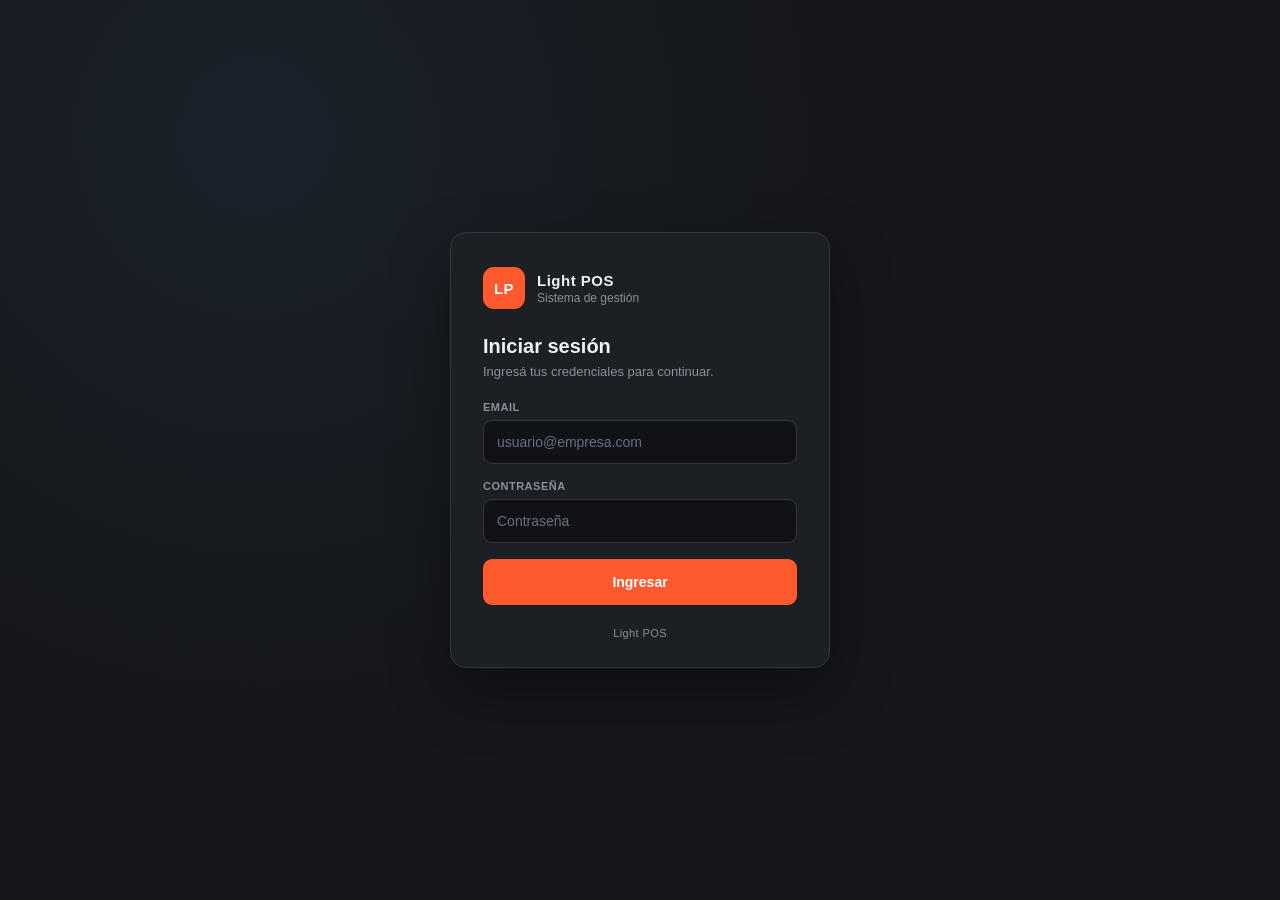
<file: index.html>
<!DOCTYPE html>
<html lang="es">
<head>
    <script>
        (function () {
            var tema = localStorage.getItem("lightpos_tema") || "dark";
            if (tema === "light") {
                document.documentElement.setAttribute("data-theme", "light");
            }
        })();
    </script>

    <meta charset="UTF-8">
    <meta name="viewport" content="width=device-width, initial-scale=1.0">

    <title>Light POS</title>

    <!-- Variables, sidebar y estilos base ya viven en ventas.css -->
    <link rel="stylesheet" href="pages/ventas/ventas.css">
    <link rel="stylesheet" href="pages/configuracion/configuracion.css">
    <link rel="stylesheet" href="pages/clientes/clientes.css">
    <link rel="stylesheet" href="pages/productos/productos.css">
    <link rel="stylesheet" href="pages/kds/kds.css">
    <link rel="stylesheet" href="pages/cajas/cajas.css">
    <link rel="stylesheet" href="pages/home/home.css">
    <link rel="stylesheet" href="pages/reportes/reportes.css">
    <link rel="stylesheet" href="css/shell.css">
</head>

<body>

    <div class="app">

        <!-- =================================================
             SIDEBAR
        ================================================== -->

        <aside class="sidebar" id="sidebar">

            <div class="brand">

                <div class="brand-logo">
                    L
                </div>

                <div class="brand-text">
                    <strong>LIGHT POS</strong>
                    <span>Sistema de gestión</span>
                </div>

            </div>

            <button
                class="sidebar-toggle"
                id="sidebarToggle"
                title="Mostrar / ocultar menú"
            >
                ☰
            </button>

            <!-- Se arma dinámicamente desde js/app.js.
                 El botón de cerrar sesión se agrega al final,
                 como último ítem de la lista. -->
            <nav class="menu" id="mainMenu"></nav>

            <button type="button" class="theme-toggle" id="themeToggleBtn">
                <span class="icono" id="themeToggleIcono">🌙</span>
                <span class="texto" id="themeToggleTexto">Modo oscuro</span>
            </button>

            <div class="connection-status">

                <span class="status-dot"></span>

                <span id="connectionLabel">
                    POS conectado
                </span>

            </div>

        </aside>


        <!-- =================================================
             CONTENIDO PRINCIPAL — sin topbar, la vista
             activa ocupa todo el alto disponible
        ================================================== -->

        <main class="main">

            <div class="view-root" id="viewRoot">
                <div class="view-loading">Cargando…</div>
            </div>

        </main>

    </div>

    <!-- Botón flotante, solo visible en mobile, para abrir/cerrar
         la sidebar sin robarle espacio al layout -->
    <button
        class="btn-menu-floating"
        id="btnMenuMobile"
        title="Menú"
    >
        ☰
    </button>

    <div class="toast" id="toast"></div>

    <script src="config.js"></script>
    <script src="js/app.js"></script>

</body>
</html>
</file>
<file: pages/ventas/ventas.css>
/* =========================================================
   RESET / VARIABLES
========================================================= */

* {
    box-sizing: border-box;
}
/* =========================================================
   TEMA — GASTRONÓMICO (oscuro por defecto)
   Terracota / tostado, como horno de pizza a leña.
========================================================= */

/* =========================================================
   TEMA — GASTRONÓMICO, inspirado en la paleta real de marcas
   del rubro (naranja vívido, no terracota apagado).
========================================================= */

:root {
    --background: #15171b;
    --panel: #1c1f24;
    --panel-light: #21252b;
    --panel-soft: #21252b;
    --panel-hover: #2a2f36;
    --border: #33383f;
    --border-light: #3d434b;
    --input: #101216;
    --text: #f0f1f3;
    --text-soft: #cbced3;
    --muted: #8b909a;
    --primary: #ff5a2e;
    --primary-rgb: 255, 90, 46;
    --primary-dark: #e0431a;
    --primary-soft: #3d2418;
    --primary-gradient: linear-gradient(135deg, #ff7a4d, #e0431a);
    --success: #4caf6e;
    --success-soft: #1f3327;
    --danger: #e5534b;
    --danger-soft: #3a2320;
    --sidebar: #0f1013;
    --sidebar-hover: #1a1c20;
    --sidebar-muted: #9a9fa8;
    --shadow:
        0 8px 25px rgba(0, 0, 0, .4);
    color-scheme: dark;
}

/* =========================================================
   TEMA — CLARO
   Se activa poniendo data-theme="light" en <html>.
========================================================= */

[data-theme="light"] {
    --background: #f7f5f2;
    --panel: #ffffff;
    --panel-light: #fbfaf8;
    --panel-soft: #f1ede7;
    --panel-hover: #e8e2d9;
    --border: #e0dad0;
    --border-light: #ebe5db;
    --input: #ffffff;
    --text: #211b14;
    --text-soft: #4a4136;
    --muted: #8a8072;
    --primary: #e8481e;
    --primary-rgb: 232, 72, 30;
    --primary-dark: #c23a17;
    --primary-soft: #fce4da;
    --primary-gradient: linear-gradient(135deg, #ff6b3d, #d63c17);
    --success: #3f8a5c;
    --success-soft: #e3f3e8;
    --danger: #c94539;
    --danger-soft: #fbe4e1;
    --sidebar: #211b14;
    --sidebar-hover: #322a1e;
    --sidebar-muted: #c9b9a3;
    --shadow:
        0 8px 25px rgba(40, 25, 10, .12);
    color-scheme: light;
}


/* =========================================================
   BASE
========================================================= */

html,
body {
    width: 100%;
    height: 100%;
    margin: 0;
    overflow: hidden;

    font-family:
        Inter,
        "Segoe UI",
        Arial,
        sans-serif;

    background: var(--background);
    color: var(--text);
}

button,
input {
    font: inherit;
}

button {
    cursor: pointer;
}


/* =========================================================
   APP
========================================================= */

.app {
    display: flex;

    width: 100vw;
    height: 100vh;
}


/* =========================================================
   SIDEBAR
========================================================= */

.sidebar {
    position: relative;

    width: 238px;
    min-width: 238px;
    height: 100vh;

    padding: 22px 14px;

    background: var(--sidebar);
    color: white;

    border-right: 1px solid #1a2028;

    transition:
        width .22s ease,
        min-width .22s ease;

    z-index: 10;
}

.sidebar.collapsed {
    width: 72px;
    min-width: 72px;
}


/* =========================================================
   BRAND
========================================================= */

.brand {
    display: flex;
    align-items: center;
    gap: 11px;

    padding:
        2px
        9px
        25px;
}

.brand-logo {
    width: 38px;
    height: 38px;

    display: grid;
    place-items: center;

    border-radius: 10px;

    background: var(--primary);
    color: white;

    font-size: 20px;
    font-weight: 800;
}

.brand-text {
    display: flex;
    flex-direction: column;
    gap: 2px;

    white-space: nowrap;
}

.brand-text strong {
    font-size: 14px;
    letter-spacing: .8px;
}

.brand-text span {
    font-size: 16px;
    color: var(--sidebar-muted);
}

.sidebar.collapsed .brand-text,
.sidebar.collapsed .menu-item b,
.sidebar.collapsed .connection-status span:not(.status-dot) {
    display: none;
}


/* =========================================================
   SIDEBAR TOGGLE
========================================================= */

.sidebar-toggle {
    position: absolute;

    top: 25px;
    right: -14px;

    width: 29px;
    height: 29px;

    border: 1px solid var(--border-light);
    border-radius: 50%;

    background: var(--panel);
    color: var(--text);

    box-shadow: var(--shadow);

    z-index: 20;

    transition: .15s;
}

.sidebar-toggle:hover {
    background: var(--panel-hover);
    border-color: var(--primary);
    color: var(--primary);
}


/* =========================================================
   MENU
========================================================= */

.menu {
    display: flex;
    flex-direction: column;
    gap: 6px;
}

.menu-item {
    height: 45px;

    display: flex;
    align-items: center;
    gap: 13px;

    padding: 0 12px;

    border-radius: 9px;

    color: var(--sidebar-muted);

    text-decoration: none;
    white-space: nowrap;

    transition: .15s;
}

.menu-item:hover,
.menu-item.active {
    background: rgba(255, 255, 255, .07);
    color: white;
}

.menu-item.active {
    box-shadow:
        inset 3px 0 0 var(--primary);
}

.menu-item span {
    width: 23px;

    text-align: center;

    font-size: 17px;
}

.menu-item b {
    font-size: 18px;
    font-weight: 600;
}


/* =========================================================
   CONNECTION STATUS
========================================================= */

.connection-status {
    position: absolute;

    left: 25px;
    right: 20px;
    bottom: 22px;

    display: flex;
    align-items: center;
    gap: 8px;

    color: var(--sidebar-muted);

    font-size: 11px;
}

.status-dot {
    width: 8px;
    height: 8px;

    flex: 0 0 8px;

    border-radius: 50%;

    background: var(--success);

    box-shadow:
        0 0 8px rgba(34, 197, 94, .35);
}


/* =========================================================
   MAIN
========================================================= */

.main {
    flex: 1;

    min-width: 0;
    height: 100vh;

    display: flex;
    flex-direction: column;
}


/* =========================================================
   WORKSPACE
========================================================= */

.workspace {
    flex: 1;

    min-height: 0;

    padding: 14px;

    display: grid;

    grid-template-columns: 30fr 35fr 35fr;

    grid-template-rows:
        minmax(205px, 52%)
        minmax(0, 70%);

    gap: 12px;
}

/* =========================================================
   PANELS
========================================================= */

.panel {
    min-width: 0;
    min-height: 0;

    display: flex;
    flex-direction: column;

    overflow: hidden;

    background: var(--panel);

    border: 1px solid var(--border);
    border-radius: 12px;

    box-shadow: var(--shadow);
}

.client-panel {
    grid-column: 1;
    grid-row: 1;
}

.orders-panel {
    grid-column: 2 / 4;
    grid-row: 1;
}

.products-panel {
    grid-column: 1;
    grid-row: 2;
}

.cart-panel {
    grid-column: 2;
    grid-row: 2;
}

.payment-panel {
    grid-column: 3;
    grid-row: 2;
}


/* =========================================================
   PANEL HEADER
========================================================= */

.panel-header {
    min-height: 62px;

    padding: 13px 15px;

    display: flex;
    align-items: center;
    justify-content: space-between;

    border-bottom: 1px solid var(--border);
}

.panel-header h2 {
    margin: 3px 0 0;

    color: var(--text);

    font-size: 15px;
}

.eyebrow {
    color: var(--muted);

    font-size: 14px;
    font-weight: 800;

    letter-spacing: 1px;
}


/* =========================================================
   PEDIDOS HEADER
========================================================= */

.orders-header {
    position: relative;

    display: grid;

    grid-template-columns:
        1fr
        auto
        1fr;

    align-items: center;
}

.orders-title {
    justify-self: start;
}

.orders-actions {
    display: flex;
    align-items: center;
    justify-content: center;

    gap: 6px;
}

.orders-header .counter {
    justify-self: end;
}


/* =========================================================
   BOTONES PEDIDOS
========================================================= */

.order-action {
    height: 31px;

    display: flex;
    align-items: center;
    justify-content: center;

    gap: 5px;

    padding: 0 9px;

    border: 1px solid var(--border-light);
    border-radius: 7px;

    background: var(--panel-soft);
    color: var(--muted);

    font-size: 11px;
    font-weight: 700;

    transition: .15s;
}

.order-action:hover {
    background: var(--panel-hover);
    border-color: var(--primary);
    color: var(--text);
}

.order-action.danger:hover {
    border-color: rgba(185, 101, 101, .6);
    background: var(--danger-soft);
    color: var(--danger);
}

.counter {
    min-width: 25px;
    height: 25px;

    display: grid;
    place-items: center;

    border-radius: 50%;

    background: rgba(var(--primary-rgb), .13);

    color: var(--primary);

    font-size: 12px;
    font-weight: 800;
}

/* ============================================================
   PEDIDOS ACTIVOS
============================================================ */

.ventas-activos {

    min-height: 0;

    overflow: hidden;
}

.ventas-activos-header {

    min-height: 58px;

    display: flex;

    align-items: center;

    justify-content: space-between;

    padding: 10px 12px;

    border-bottom:
        1px solid var(--border);
}

.ventas-header-actions {

    display: flex;

    align-items: center;

    gap: 8px;
}

.pedidos-activos {
    flex: 1;
    min-height: 0;
    padding: 8px;
    overflow-y: auto;
    overflow-x: hidden;
}

.pedido-activo-card {
    min-height: 42px;
    display: grid;
    grid-template-columns: minmax(0, 1fr) auto;
    align-items: center;
    gap: 15px;
    width: 100%;
    padding: 8px 10px;
    margin-bottom: 6px;
    background: var(--panel-soft);
    border: 1px solid var(--border);
    border-radius: 6px;
    color: var(--text);
    cursor: pointer;
    transition:
        background .15s ease,
        border-color .15s ease,
        box-shadow .15s ease;
}

.pedido-activo-card:hover {
    background: var(--panel-hover);
    border-color: var(--border-light);
}

.pedido-activo-card.selected {
    box-shadow:
        0 0 0 2px var(--primary);
}

.pedido-activo-info {
    min-width: 0;
    display: flex;
    align-items: center;
    gap: 7px;
    white-space: nowrap;
    overflow: hidden;
}

.pedido-activo-id {
    flex-shrink: 0;
    font-size: 14px;
    font-weight: 800;
}

.pedido-activo-separador {
    flex-shrink: 0;
    opacity: .5;
}

.pedido-activo-estado {
    display: flex;
    align-items: center;
    justify-content: flex-end;
    gap: 8px;
    min-width: 0;
    flex-shrink: 0;
}

.pedido-estado-texto {
    font-size: 11px;
    font-weight: 700;
    white-space: nowrap;
}

.btn-listo-pedido {
    min-height: 30px;
    padding: 5px 13px;
    border: 0;
    border-radius: 6px;
    background: var(--primary);
    color: white;
    white-space: nowrap;
}
.pedidos-vacio {

    min-height: 65px;

    display: flex;

    align-items: center;

    justify-content: center;

    gap: 8px;

    color: var(--text-secondary);

    font-size: 12px;
}


/* ============================================================
   PARTE INFERIOR
============================================================ */

.ventas-bottom {

    min-height: 0;

    display: grid;

    grid-template-columns:
        minmax(0, 1fr)
        280px;

    gap: 10px;
}

.venta-detalle {

    min-width: 0;

    min-height: 0;

    display: flex;

    flex-direction: column;

    overflow: hidden;
}

.venta-detalle .ventas-panel-header {
    flex-shrink: 0;
}

.productos-pedido {

    flex: 1;

    min-height: 0;

    overflow-y: auto;

    padding: 8px 10px;
}


/* ============================================================
   PRODUCTOS DEL PEDIDO
============================================================ */

.detalle-productos-lista {

    display: flex;

    flex-direction: column;
}

.detalle-producto {

    display: grid;

    grid-template-columns:
        55px
        minmax(0, 1fr)
        100px;

    align-items: center;

    min-height: 43px;

    padding: 7px 8px;

    border-bottom:
        1px solid var(--border);
}

.detalle-producto-cantidad {
    font-weight: 700;
}

.detalle-producto-nombre {

    min-width: 0;

    overflow: hidden;

    text-overflow: ellipsis;

    white-space: nowrap;
}

.detalle-producto strong:last-child {
    text-align: right;
}


/* ============================================================
   ACCIONES
============================================================ */

.detalle-pedido-acciones {

    display: flex;

    align-items: center;

    justify-content: space-between;

    gap: 8px;

    padding: 8px;

    border-top:
        1px solid var(--border);

    flex-shrink: 0;
}

.detalle-acciones-izquierda {

    display: flex;

    align-items: center;

    gap: 8px;
}

.btn-lupa {

    width: 44px;

    min-width: 44px;

    padding: 0;

    font-size: 18px;
}


/* ============================================================
   COBRO
============================================================ */

.cobro-panel {

    min-width: 0;

    min-height: 0;

    overflow: hidden;
}

.cobro-header {

    padding: 12px;

    font-size: 18px;

    font-weight: 700;

    border-bottom:
        1px solid var(--border);
}

.cobro-body {

    padding: 10px;

    display: flex;

    flex-direction: column;

    height: calc(100% - 51px);

    overflow-y: auto;
}

.cobro-metodos {

    display: grid;

    grid-template-columns:
        1fr 1fr;

    gap: 7px;
}

.cobro-metodo {

    min-height: 42px;

    border:
        1px solid transparent;

    border-radius: 5px;

    background: var(--surface);

    color: var(--text);

    cursor: pointer;

    display: flex;

    align-items: center;

    justify-content: center;

    gap: 6px;

    font-size: 11px;
}

.cobro-metodo:hover {
    filter: brightness(1.08);
}

.cobro-metodo.active {

    background: var(--primary);

    color: white;

    border-color: var(--primary);
}

.cobro-separador {

    height: 1px;

    background: var(--border);

    margin: 12px 0;
}

.cobro-linea {

    display: flex;

    justify-content: space-between;

    align-items: center;

    padding: 5px 2px;

    font-size: 12px;
}

.cobro-total {

    display: flex;

    justify-content: space-between;

    align-items: center;

    padding: 12px 2px;

    margin-top: 5px;

    font-size: 19px;

    font-weight: 700;
}

.cobro-total strong {
    font-size: 24px;
}


/* ============================================================
   MODAL DETALLE
============================================================ */

.detalle-modal {

    width: min(760px, 95vw);

    max-height: 85vh;

    display: flex;

    flex-direction: column;

    background: var(--surface);

    border-radius: 8px;

    overflow: hidden;
}

.detalle-modal-header {

    display: flex;

    align-items: center;

    justify-content: space-between;

    padding: 14px;

    border-bottom:
        1px solid var(--border);
}

.detalle-modal-titulo {

    font-size: 20px;

    font-weight: 700;
}

.detalle-modal-subtitulo {

    margin-top: 3px;

    color: var(--text-secondary);

    font-size: 12px;
}

.detalle-modal-info {

    display: grid;

    grid-template-columns:
        repeat(3, 1fr);

    gap: 8px;

    padding: 12px;

    border-bottom:
        1px solid var(--border);
}

.detalle-modal-info > div {

    display: flex;

    flex-direction: column;

    gap: 3px;

    padding: 7px;

    background: var(--background);

    border-radius: 5px;
}

.detalle-modal-info span {

    color: var(--text-secondary);

    font-size: 10px;

    text-transform: uppercase;
}

.detalle-modal-info strong {
    font-size: 12px;
}

.detalle-modal-seccion {

    min-height: 0;

    overflow-y: auto;

    padding: 12px;
}

.detalle-modal-seccion-titulo {

    margin-bottom: 8px;

    font-size: 12px;

    font-weight: 700;
}

.detalle-modal-item {

    display: flex;

    justify-content: space-between;

    align-items: center;

    padding: 9px 5px;

    border-bottom:
        1px solid var(--border);
}

.detalle-modal-item > div {

    display: flex;

    gap: 10px;

    align-items: center;
}

.detalle-modal-footer {

    display: flex;

    justify-content: space-between;

    align-items: center;

    padding: 14px;

    border-top:
        1px solid var(--border);

    font-size: 20px;
}


/* ============================================================
   RESPONSIVE
============================================================ */

@media (max-width: 1200px) {

    .dashboard-grid {

        grid-template-columns:
            repeat(2, minmax(0, 1fr));
    }

    .topbar-right {
        gap: 8px;
    }

    .selector-contexto select {
        min-width: 105px;
    }
}


/* ============================================================
   TABLET
============================================================ */

@media (max-width: 900px) {

    .sidebar {

        position: fixed;

        left: 0;
        top: 0;

        transform:
            translateX(-100%);

        box-shadow:
            8px 0 25px
            rgba(0, 0, 0, 0.15);
    }

    .sidebar.open {

        transform:
            translateX(0);
    }

    .btn-menu {

        display: flex;
    }

    .topbar-right {
        display: none;
    }

    .page-content {
        padding: 18px;
    }


    .ventas-layout {

        display: grid;

        grid-template-columns:
            300px minmax(0, 1fr);

        gap: 10px;

        height: 100%;

        min-height: 0;

        overflow: hidden;
    }

    .ventas-clientes {
        max-height: 420px;
    }

    .ventas-workspace {

        grid-template-rows:
            auto
            auto;
    }

    .ventas-bottom {
        grid-template-columns: 1fr;
    }

    .cobro-panel {
        min-height: 300px;
    }
}


/* ============================================================
   MOBILE
============================================================ */

@media (max-width: 600px) {

    body {
        overflow: auto;
    }

    .topbar {

        height: 64px;

        min-height: 64px;

        padding: 0 14px;
    }

    .topbar-left h1 {
        font-size: 17px;
    }

    .topbar-left > div > span {
        display: none;
    }

    .page-content {
        padding: 14px;
    }

    .dashboard-grid {
        grid-template-columns: 1fr;
    }

    .card-header {
        padding: 14px;
    }

    .card-body {
        padding: 14px;
    }

    .notificaciones {

        left: 14px;
        right: 14px;
        bottom: 14px;
    }

    .notificacion {

        min-width: 0;

        width: 100%;
    }

    .pedido-activo-card {

        align-items: flex-start;

        flex-direction: column;
    }

    .pedido-activo-info {

        white-space: normal;

        flex-wrap: wrap;
    }

    .pedido-activo-estado {

        width: 100%;

        justify-content: space-between;
    }

    .detalle-pedido-acciones {
        flex-wrap: wrap;
    }

    .detalle-acciones-izquierda {
        width: 100%;
    }

    .btn-lupa {
        margin-left: auto;
    }

    .detalle-modal-info {
        grid-template-columns: 1fr 1fr;
    }
}


/* ============================================================
   OVERLAY MOBILE
============================================================ */

@media (max-width: 900px) {

    .sidebar.open::after {

        content: "";

        position: fixed;

        top: 0;

        left: 250px;

        right: -100vw;

        bottom: 0;

        background:
            rgba(0, 0, 0, 0.35);

        z-index: -1;
    }
}
/* =========================================================
   PEDIDOS VACÍOS
========================================================= */

.empty-orders {
    flex: 1;

    min-height: 120px;

    display: flex;
    flex-direction: column;

    align-items: center;
    justify-content: center;

    gap: 5px;

    color: var(--muted);

    text-align: center;
}

.empty-orders-icon {
    font-size: 28px;

    margin-bottom: 4px;
}

.empty-orders strong {
    color: var(--text);
}


/* =========================================================
   CLIENTE
========================================================= */

.client-card {
    display: flex;
    flex-direction: column;

    gap: 8px;

    padding: 12px;
}

.client-selected-row {
    display: grid;

    grid-template-columns:
        38px
        1fr;

    align-items: center;

    gap: 10px;

    min-height: 48px;
}

.client-avatar {
    width: 38px;
    height: 38px;

    display: flex;
    align-items: center;
    justify-content: center;

    border-radius: 50%;

    background: rgba(var(--primary-rgb), .12);

    color: var(--primary);

    font-weight: 800;
}

.client-info {
    min-width: 0;
}

.client-info strong {
    display: block;

    color: var(--text);

    font-size: 14px;
}

.client-info span {
    display: block;

    margin-top: 2px;

    color: var(--muted);

    font-size: 11px;
}


/* =========================================================
   BUSCADOR CLIENTE
========================================================= */

.client-search-row {
    display: grid;

    grid-template-columns:
        20%
        80%;

    gap: 6px;
}

.client-search-row select,
.client-search-row input {
    width: 100%;
    height: 36px;

    border: 1px solid var(--border);
    border-radius: 7px;

    background: var(--input);
    color: var(--text);

    outline: none;

    font-size: 12px;
}

.client-search-row select {
    padding: 0 7px;
}

.client-search-row input {
    padding: 0 10px;
}

.client-search-row select:focus,
.client-search-row input:focus {
    border-color: var(--primary);

    box-shadow:
        0 0 0 2px rgba(var(--primary-rgb), .10);
}


/* =========================================================
   CLIENTE BUSCAR
========================================================= */

.client-search-button {
    width: 100%;
    height: 34px;

    border: 1px solid var(--border);
    border-radius: 7px;

    background: var(--panel-soft);
    color: var(--text);

    font-size: 11px;
    font-weight: 800;

    cursor: pointer;

    transition: .15s;
}

.client-search-button:hover {
    border-color: var(--primary);

    background: rgba(var(--primary-rgb), .08);
}


/* =========================================================
   MOSTRADOR
========================================================= */

.client-counter {
    display: flex;
    align-items: center;

    justify-content: flex-start;

    gap: 7px;

    width: 100%;
    min-height: 30px;

    color: var(--muted);

    font-size: 12px;
    font-weight: 700;

    cursor: pointer;
}

.client-counter input {
    width: 15px;
    height: 15px;

    margin: 0;
}


/* =========================================================
   DIRECCIONES
========================================================= */

.client-address {
    display: grid;

    grid-template-columns:
        90px
        1fr;

    align-items: center;

    min-height: 30px;

    padding: 0 8px;

    border: 1px solid var(--border);
    border-radius: 6px;

    background: var(--panel-soft);
}

.client-address span {
    color: var(--muted);

    font-size: 10px;
    font-weight: 700;
}

.client-address strong {
    overflow: hidden;

    text-overflow: ellipsis;
    white-space: nowrap;

    color: var(--text);

    font-size: 11px;
}


/* =========================================================
   EDITAR CLIENTE
========================================================= */

.client-edit-button {
    width: 100%;
    height: 32px;

    border: 1px solid var(--border);
    border-radius: 7px;

    background: transparent;
    color: var(--muted);

    font-size: 11px;
    font-weight: 700;

    cursor: pointer;
}

.client-edit-button:hover {
    border-color: var(--primary);

    color: var(--primary);

    background: rgba(var(--primary-rgb), .06);
}


/* =========================================================
   MODAL CLIENTES
========================================================= */

.client-selector {
    position: fixed;
    inset: 0;

    z-index: 9999;

    display: flex;
    align-items: center;
    justify-content: center;

    background: rgba(0, 0, 0, .58);
}

.client-selector-box {
    width: min(520px, calc(100% - 30px));
    max-height: 70vh;

    overflow: hidden;

    display: flex;
    flex-direction: column;

    border: 1px solid var(--border);
    border-radius: 10px;

    background: var(--panel);

    box-shadow:
        0 18px 50px rgba(0, 0, 0, .25);
}

.client-selector-header {
    display: flex;
    align-items: center;
    justify-content: space-between;

    padding: 13px;

    border-bottom: 1px solid var(--border);
}

.client-selector-header h3 {
    margin: 3px 0 0;

    color: var(--text);

    font-size: 16px;
}

.client-selector-header button {
    width: 30px;
    height: 30px;

    border: 0;
    border-radius: 6px;

    background: var(--panel-soft);
    color: var(--muted);

    cursor: pointer;
}

.clients-list {
    overflow-y: auto;

    padding: 8px;
}

.client-option {
    width: 100%;

    display: flex;
    align-items: center;
    justify-content: space-between;

    gap: 12px;

    padding: 10px;

    border: 1px solid transparent;
    border-radius: 7px;

    background: transparent;
    color: var(--text);

    text-align: left;

    cursor: pointer;
}

.client-option:hover {
    border-color: var(--border);

    background: var(--panel-soft);
}

.client-option strong {
    display: block;

    font-size: 12px;
}

.client-option span {
    display: block;

    margin-top: 3px;

    color: var(--muted);

    font-size: 10px;
}

.client-option > span {
    margin: 0;

    color: var(--primary);

    font-weight: 700;
}


/* =========================================================
   PRODUCTOS
========================================================= */

.products-header {
    min-height: 72px;
}

.search {
    width: 47%;
    height: 34px;

    display: flex;
    align-items: center;

    gap: 6px;

    padding: 0 9px;

    border: 1px solid var(--border);
    border-radius: 8px;

    background: var(--input);
}

.search span {
    color: var(--muted);

    font-size: 13px;
}

.search input {
    width: 100%;

    border: 0;
    outline: 0;

    background: transparent;
    color: var(--text);

    font-size: 14px;
}

.search input::placeholder {
    color: #667181;
}


/* =========================================================
   CATEGORÍAS
========================================================= */

.categories {
    display: flex;

    gap: 7px;

    padding: 10px 12px;

    overflow-x: auto;

    flex-shrink: 0;

    border-bottom: 1px solid var(--border);

    background: var(--background);
}

.category-button {
    flex: 0 0 auto;

    border: 1px solid var(--border-light);
    border-radius: 7px;

    background: var(--panel-soft);
    color: var(--muted);

    padding: 7px 11px;

    font-size: 12px;
    font-weight: 700;

    white-space: nowrap;

    transition: .15s;
}

.category-button:hover {
    border-color: var(--primary);
    color: var(--text);
}

.category-button.active {
    background: var(--primary);
    border-color: var(--primary);

    color: white;
}


/* =========================================================
   PRODUCTOS LISTA
========================================================= */

.products-grid {
    min-height: 0;

    flex: 1;

    overflow-y: auto;
    overflow-x: hidden;

    display: flex;
    flex-direction: column;

    padding: 0;
}

.product-list-header {
    display: grid;

    grid-template-columns:
        80%
        20%;

    min-height: 34px;

    align-items: center;

    padding: 0 12px;

    border-bottom: 1px solid var(--border);

    background: var(--panel-hover);

    color: var(--muted);

    font-size: 11px;
    font-weight: 800;

    letter-spacing: .5px;
}

.product-card {
    min-height: 42px;

    display: grid;

    grid-template-columns:
        80%
        20%;

    align-items: center;

    padding: 0 12px;

    border: 0;
    border-bottom: 1px solid var(--border);

    border-radius: 0;

    background: transparent;

    cursor: pointer;

    transition: background .15s ease;
}

.product-card:hover {
    background: var(--panel-hover);
}

.product-name {
    min-width: 0;

    margin: 0;

    color: var(--text);

    font-size: 13px;
    font-weight: 700;

    white-space: nowrap;
    overflow: hidden;

    text-overflow: ellipsis;
}

.product-price {
    color: var(--text);

    font-size: 13px;
    font-weight: 800;

    text-align: left;
}

.product-category,
.add-product {
    display: none;
}

.product-bottom {
    display: contents;
}


/* =========================================================
   CART
========================================================= */

.cart-list {
    flex: 1;

    min-height: 0;

    overflow: auto;

    padding: 8px 12px;
}

.empty-cart {
    height: 100%;

    display: grid;
    place-items: center;

    text-align: center;

    color: var(--muted);

    font-size: 14px;

    padding: 20px;
}

.cart-item {
    padding: 10px 2px;

    display: grid;

    grid-template-columns:
        1fr
        auto;

    gap: 8px;

    border-bottom: 1px solid var(--border);
}

.cart-name {
    color: var(--text);

    font-size: 11px;
    font-weight: 800;
}

.cart-price {
    margin-top: 4px;

    color: var(--muted);

    font-size: 14px;
}

.quantity {
    display: flex;
    align-items: center;

    gap: 6px;

    margin-top: 7px;
}

.quantity button {
    width: 22px;
    height: 22px;

    border: 1px solid var(--border-light);
    border-radius: 5px;

    background: var(--panel-soft);
    color: var(--text);
}

.quantity button:hover {
    border-color: var(--primary);
    color: var(--primary);
}

.quantity span {
    min-width: 14px;

    text-align: center;

    font-size: 10px;
    font-weight: 700;
}

.cart-item-total {
    color: var(--text);

    font-size: 11px;
    font-weight: 800;
}


/* =========================================================
   CART SUMMARY
========================================================= */

.cart-summary {
    padding: 12px 14px;

    border-top: 1px solid var(--border);
}

.cart-summary > div {
    display: flex;
    justify-content: space-between;

    margin: 5px 0;

    color: var(--muted);

    font-size: 10px;
}

.cart-summary strong {
    color: var(--text);
}

.cart-total {
    margin-top: 10px !important;

    padding-top: 10px;

    border-top: 1px dashed var(--border-light);

    color: var(--text) !important;

    font-size: 13px !important;
    font-weight: 800;
}


/* =========================================================
   PAYMENT
========================================================= */

.payment-panel {
    min-height: 0;
}

.payment-total {
    margin: 12px;

    padding: 11px 13px;

    border-radius: 9px;

    background: rgba(var(--primary-rgb), .08);

    border: 1px solid rgba(var(--primary-rgb), .22);
}

.payment-total span {
    display: block;

    color: var(--muted);

    font-size: 11px;
    font-weight: 700;

    text-transform: uppercase;

    letter-spacing: .5px;
}

.payment-total strong {
    display: block;

    margin-top: 3px;

    color: var(--text);

    font-size: 22px;
    font-weight: 800;
}

.field-label {
    display: block;

    margin: 8px 13px 6px;

    color: var(--muted);

    font-size: 11px;
    font-weight: 800;

    text-transform: uppercase;

    letter-spacing: .4px;
}


/* =========================================================
   PAYMENT METHODS
========================================================= */

.payment-methods {
    display: grid;

    grid-template-columns:
        repeat(2, 1fr);

    gap: 6px;

    padding: 0 13px;
}

.payment-method {
    flex-direction: column;
    gap: 3px;
    padding: 8px 4px;
    text-align: center;
}

.payment-method span {
    font-size: 10px;
    line-height: 1.2;
}

.payment-method {
    min-height: 36px;

    display: flex;
    align-items: center;
    justify-content: center;

    gap: 5px;

    border: 1px solid var(--border);
    border-radius: 7px;

    background: var(--panel-soft);
    color: var(--muted);

    font-size: 11px;
    font-weight: 700;

    transition: .15s;
}

.payment-method:hover {
    border-color: var(--border-light);
    color: var(--text);
}

.payment-method.active {
    border-color: var(--primary);

    background: rgba(var(--primary-rgb), .12);

    color: var(--primary);

    font-weight: 800;
}


/* =========================================================
   CASH
========================================================= */

.cash-section {
    margin-top: 8px;
}

.cash-section input {
    width: calc(100% - 26px);
    height: 34px;

    margin: 0 13px;

    padding: 0 10px;

    border: 1px solid var(--border);
    border-radius: 7px;

    outline: 0;

    background: var(--input);
    color: var(--text);

    font-size: 13px;
}

.cash-section input:focus {
    border-color: var(--primary);

    box-shadow:
        0 0 0 2px rgba(var(--primary-rgb), .12);
}


/* =========================================================
   CHANGE
========================================================= */

.change {
    display: flex;

    justify-content: space-between;
    align-items: center;

    padding: 2px 13px 0;

    color: var(--muted);

    font-size: 12px;
}

.change strong {
    color: var(--success);

    font-size: 14px;
}


/* =========================================================
   PAYMENT ACTIONS
========================================================= */

.payment-actions {
    display: flex;
    flex-direction: column;

    width: calc(100% - 26px);

    margin: 8px 13px 7px;
}

.charge-button {
    display: block;

    width: 100%;
    height: 38px;

    margin: 0;

    border: 0;
    border-radius: 7px;

    background: var(--primary-gradient);

    color: white;

    font-size: 11px;
    font-weight: 800;
}

.hold-button {
    display: block;

    width: 100%;
    height: 38px;

    margin: 12px 0 0;

    border: 1px solid var(--border);
    border-radius: 7px;

    background: var(--panel-soft);
    color: var(--muted);

    font-size: 11px;
    font-weight: 700;
}


/* =========================================================
   MODAL CLIENTE
========================================================= */

#clientFormModal {
    position: fixed;
    inset: 0;

    z-index: 999999;

    width: 100vw;
    height: 100vh;

    pointer-events: auto;
}

.client-form-overlay {
    position: fixed;
    inset: 0;

    width: 100%;
    height: 100%;

    display: flex;
    align-items: center;
    justify-content: center;

    padding: 20px;

    background: rgba(0, 0, 0, .65);

    backdrop-filter: blur(3px);

    z-index: 999999;
}

.client-form-box {
    width: 390px;
    max-width: calc(100vw - 40px);
    max-height: calc(100vh - 40px);

    display: flex;
    flex-direction: column;

    background: var(--panel);

    border: 1px solid var(--border);
    border-radius: 12px;

    box-shadow:
        0 25px 70px rgba(0, 0, 0, .50);

    overflow: hidden;

    position: relative;

    z-index: 1000000;
}

.client-form-header {
    display: flex;
    align-items: center;
    justify-content: space-between;

    padding: 14px 16px;

    border-bottom: 1px solid var(--border);
}

.client-form-header h3 {
    margin: 3px 0 0;

    color: var(--text);

    font-size: 16px;
    font-weight: 800;
}

.client-form-header .eyebrow {
    color: var(--muted);

    font-size: 10px;
    font-weight: 800;

    letter-spacing: 1px;
}

.client-form-header button {
    width: 30px;
    height: 30px;

    border: 1px solid var(--border);
    border-radius: 7px;

    background: var(--panel-soft);
    color: var(--muted);

    cursor: pointer;

    font-size: 16px;
}

.client-form-header button:hover {
    background: var(--panel-hover);

    border-color: var(--primary);

    color: var(--text);
}

.client-form-body {
    display: flex;
    flex-direction: column;

    gap: 6px;

    padding: 16px;

    overflow-y: auto;
}

.client-form-body label {
    margin-top: 5px;

    color: var(--muted);

    font-size: 10px;
    font-weight: 800;

    text-transform: uppercase;

    letter-spacing: .4px;
}

.client-form-body input,
.client-form-body textarea {
    width: 100%;

    box-sizing: border-box;

    border: 1px solid var(--border);
    border-radius: 7px;

    background: var(--input);
    color: var(--text);

    outline: none;

    font-size: 12px;
}

.client-form-body input {
    height: 36px;

    padding: 0 10px;
}

.client-form-body textarea {
    min-height: 70px;

    padding: 9px 10px;

    resize: vertical;

    font-family: inherit;
}

.client-form-body input:focus,
.client-form-body textarea:focus {
    border-color: var(--primary);

    box-shadow:
        0 0 0 2px rgba(var(--primary-rgb), .10);
}

.client-form-actions {
    display: flex;
    justify-content: flex-end;

    gap: 8px;

    padding: 13px 16px;

    border-top: 1px solid var(--border);
}

.client-form-actions button {
    height: 36px;

    padding: 0 14px;

    border-radius: 7px;

    font-size: 11px;
    font-weight: 800;

    cursor: pointer;
}

#cancelClientForm {
    border: 1px solid var(--border);

    background: var(--panel-soft);
    color: var(--muted);
}

#cancelClientForm:hover {
    background: var(--panel-hover);
    color: var(--text);
}

#saveClientForm {
    border: 1px solid var(--primary);

    background: var(--primary);
    color: white;
}

#saveClientForm:hover {
    background: var(--primary-dark);
}


/* =========================================================
   SCROLLBARS
========================================================= */

.products-grid::-webkit-scrollbar,
.cart-list::-webkit-scrollbar,
.pedidos-activos::-webkit-scrollbar,
.categories::-webkit-scrollbar {
    width: 6px;
    height: 6px;
}

.products-grid::-webkit-scrollbar-thumb,
.cart-list::-webkit-scrollbar-thumb,
.pedidos-activos::-webkit-scrollbar-thumb,
.categories::-webkit-scrollbar-thumb {
    background: #303945;
    border-radius: 10px;
}

.products-grid::-webkit-scrollbar-track,
.cart-list::-webkit-scrollbar-track,
.pedidos-activos::-webkit-scrollbar-track,
.categories::-webkit-scrollbar-track {
    background: transparent;
}


/* =========================================================
   TOAST
========================================================= */

.toast {
    position: fixed;

    right: 20px;
    bottom: 20px;

    padding: 11px 15px;

    border-radius: 8px;

    background: #e5e7eb;
    color: #111827;

    font-size: 11px;

    opacity: 0;

    transform: translateY(10px);

    pointer-events: none;

    transition: .2s;

    z-index: 100;
}

.toast.show {
    opacity: 1;

    transform: translateY(0);
}


/* =========================================================
   RESPONSIVE
========================================================= */

@media (max-width: 1050px) {

    .workspace {
        grid-template-columns:
            1fr
            1fr;

        grid-template-rows:
            180px
            1fr
            1fr;
    }

    .client-panel {
        grid-column: 1;
        grid-row: 1;
    }

    .orders-panel {
        grid-column: 2;
        grid-row: 1;
    }

    .products-panel {
        grid-column: 1;
        grid-row: 2 / 4;
    }

    .cart-panel {
        grid-column: 2;
        grid-row: 2;
    }

    .payment-panel {
        grid-column: 2;
        grid-row: 3;
    }
}


/* =========================================================
   PEDIDOS ACTIVOS — LISTA
========================================================= */

#ordersList {
    width: 100%;
    display: flex;
    flex-direction: column;
    gap: 6px;
}

/* =========================================================
   FILA DEL PEDIDO
========================================================= */

.order-row {
    width: 100%;
    min-width: 0;
    min-height: 52px;

    display: grid;

    grid-template-columns:
        45px
        minmax(150px, 1fr)
        100px
        100px
        60px
        90px
        minmax(230px, 1.4fr);

    align-items: center;

    padding: 6px 10px;

    box-sizing: border-box;

    border: 1px solid var(--border);
    border-radius: 8px;

    background: var(--panel-soft);

    transition:
        background .15s ease,
        border-color .15s ease,
        box-shadow .15s ease;
}

.order-repartidor-col {
    font-size: 10.5px;
    font-weight: 700;
    color: var(--text-soft);
    white-space: nowrap;
    overflow: hidden;
    text-overflow: ellipsis;
}

/* =========================================================
   COLUMNAS
========================================================= */

.order-col {
    min-width: 0;
    width: 100%;
}

/* =========================================================
   NÚMERO
========================================================= */

.order-number {
    font-size: 12px;
    font-weight: 800;
    white-space: nowrap;
}

/* =========================================================
   CLIENTE
========================================================= */

.order-client-name {
    display: block;

    font-size: 11px;
    line-height: 14px;
    font-weight: 700;

    white-space: nowrap;
    overflow: hidden;
    text-overflow: ellipsis;
}

.order-client-phone,
.order-client-address {
    display: block;

    margin-top: 1px;

    color: var(--muted);

    font-size: 9px;
    line-height: 11px;

    white-space: nowrap;
    overflow: hidden;
    text-overflow: ellipsis;
}

/* =========================================================
   TOTAL
========================================================= */

.order-total {
    font-size: 12px;
    font-weight: 800;
    white-space: nowrap;
}

/* =========================================================
   MEDIO DE PAGO
========================================================= */

.order-payment {
    font-size: 10px;
    white-space: nowrap;
    overflow: hidden;
    text-overflow: ellipsis;
}

/* =========================================================
   TIEMPO
========================================================= */

.order-time {
    font-size: 10px;
    white-space: nowrap;
}

/* =========================================================
   INFORMACIÓN DEL ESTADO
========================================================= */

.order-status-info {
    min-width: 0;
    display: flex;
    align-items: center;
    justify-content: flex-start;
    gap: 8px;
    overflow: hidden;
}
/* =========================================================
   ESTADO ACTUAL
========================================================= */

.order-status-badge {
    display: inline-flex;
    align-items: center;

    gap: 5px;

    font-size: 9px;
    font-weight: 800;

    white-space: nowrap;
}

/* =========================================================
   PUNTO DE ESTADO
========================================================= */

.order-status-badge .status-dot {
    width: 7px;
    height: 7px;

    flex: 0 0 7px;

    border-radius: 50%;
}

/* =========================================================
   TIPO DE ENTREGA
========================================================= */

.order-delivery-type {
    color: var(--muted);

    font-size: 8px;
    font-weight: 700;

    white-space: nowrap;
}

/* =========================================================
   ESTADOS — FONDO
========================================================= */

/* PREPARACIÓN — ROJO */

.order-row.estado-preparacion {
    background: rgba(185, 70, 70, .16);
    border-color: rgba(185, 70, 70, .45);
}

/* LISTO — NARANJA */

.order-row.estado-listo {
    background: rgba(230, 130, 45, .16);
    border-color: rgba(230, 130, 45, .45);
}

/* ENVIAR DELIVERY — AMARILLO */

.order-row.estado-enviar {
    background: rgba(225, 185, 45, .16);
    border-color: rgba(225, 185, 45, .45);
}

/* =========================================================
   ESTADOS — PUNTO
========================================================= */

/* ROJO */

.estado-preparacion .status-dot {
    background: #c75b5b;

    box-shadow:
        0 0 7px rgba(199, 91, 91, .45);
}

/* NARANJA */

.estado-listo .status-dot {
    background: #df8a35;

    box-shadow:
        0 0 7px rgba(223, 138, 53, .45);
}

/* AMARILLO */

.estado-enviar .status-dot {
    background: #e0bd3e;

    box-shadow:
        0 0 7px rgba(224, 189, 62, .45);
}

/* =========================================================
   BOTÓN — SIGUIENTE ESTADO
========================================================= */

.order-next-button {
    flex: 0 0 auto;
    height: 27px;
    min-width: 75px;
    padding: 0 10px;

    border: 1px solid var(--border-light);
    border-radius: 6px;

    background: rgba(0, 0, 0, .18);
    color: var(--text);

    font-size: 9px;
    font-weight: 800;

    white-space: nowrap;
    cursor: pointer;

    transition:
        background .15s ease,
        border-color .15s ease,
        transform .1s ease;
}

.order-next-button:hover {
    background: rgba(255, 255, 255, .08);
    border-color: var(--text-soft);
}

.order-next-button:active {
    transform: translateY(1px);
}

/* =========================================================
   RESPONSIVE
========================================================= */

@media (max-width: 1100px) {
    .order-row {
        grid-template-columns:
            40px
            minmax(130px, 1fr)
            90px
            90px
            55px
            80px
            minmax(210px, 1.4fr);
    }
}

@media (max-width: 760px) {

    .order-row {
        min-width: 700px;
    }

    #ordersList {
        overflow-x: auto;
    }

}
/* =========================================================
   COLUMNA DE ACCIÓN
========================================================= */

.order-action-col {
    width: 100%;
    min-width: 0;
    display: flex;
    align-items: center;
    justify-content: flex-start;
    gap: 8px;
}

/* ============================================================
   PEDIDOS ACTIVOS — SCROLL REAL
   ============================================================ */

.orders-panel {
    min-width: 0;
    min-height: 0;
    display: flex;
    flex-direction: column;
    overflow: hidden;
}

.orders-panel .panel-header {
    flex: 0 0 auto;
}

/* Contenedor de la lista */
#ordersList {
    flex: 1 1 auto;
    min-height: 0;
    min-width: 0;

    width: 100%;

    display: flex;
    flex-direction: column;
    gap: 6px;

    overflow-y: auto;
    overflow-x: hidden;

    padding: 8px;
    box-sizing: border-box;
}

/* Scroll */
#ordersList::-webkit-scrollbar {
    width: 7px;
}

#ordersList::-webkit-scrollbar-track {
    background: transparent;
}

#ordersList::-webkit-scrollbar-thumb {
    background: #303945;
    border-radius: 10px;
}

#ordersList::-webkit-scrollbar-thumb:hover {
    background: #46515f;
}

/* =========================================================
   MODAL CLIENTE
   ========================================================= */

.client-modal {
    position: fixed;
    inset: 0;

    display: flex;
    align-items: center;
    justify-content: center;

    padding: 24px;

    background: rgba(0, 0, 0, 0.62);

    backdrop-filter: blur(4px);
    -webkit-backdrop-filter: blur(4px);

    z-index: 9999;
}


/* =========================================================
   CAJA
   ========================================================= */

.client-modal-box {
    width: min(100%, 460px);

    background: var(--panel-bg, #171b21);

    border: 1px solid var(--border-color, #2b313a);

    border-radius: 16px;

    box-shadow:
        0 24px 60px rgba(0, 0, 0, 0.45);

    overflow: hidden;

    animation: clientModalIn 0.18s ease-out;
}


/* =========================================================
   ANIMACIÓN
   ========================================================= */

@keyframes clientModalIn {

    from {
        opacity: 0;
        transform: translateY(8px) scale(0.98);
    }

    to {
        opacity: 1;
        transform: translateY(0) scale(1);
    }
}


/* =========================================================
   HEADER
   ========================================================= */

.client-modal-header {

    display: flex;

    align-items: center;
    justify-content: space-between;

    padding: 20px 22px;

    border-bottom: 1px solid
        var(--border-color, #2b313a);
}


.client-modal-header h3 {

    margin: 0;

    font-size: 18px;

    font-weight: 700;

    color: var(--text-primary, #f4f6f8);

    letter-spacing: -0.01em;
}


/* =========================================================
   CERRAR
   ========================================================= */

.client-modal-close {

    width: 34px;
    height: 34px;

    display: flex;

    align-items: center;
    justify-content: center;

    padding: 0;

    border: 1px solid
        var(--border-color, #2b313a);

    border-radius: 9px;

    background:
        var(--input-bg, #20252c);

    color:
        var(--text-secondary, #9aa3af);

    font-size: 16px;

    cursor: pointer;

    transition:
        background 0.15s ease,
        color 0.15s ease,
        border-color 0.15s ease;
}


.client-modal-close:hover {

    background:
        var(--panel-hover, #292f38);

    color:
        var(--text-primary, #ffffff);

    border-color:
        var(--border-hover, #3a424e);
}


/* =========================================================
   FORMULARIO
   ========================================================= */

.client-form {

    display: flex;

    flex-direction: column;

    gap: 18px;

    padding: 22px;
}


/* =========================================================
   CAMPO
   ========================================================= */

.client-form-field {

    display: flex;

    flex-direction: column;

    gap: 7px;
}


.client-form-field label {

    font-size: 12px;

    font-weight: 700;

    color:
        var(--text-secondary, #a8b0bb);

    text-transform: uppercase;

    letter-spacing: 0.04em;
}


/* =========================================================
   INPUTS
   ========================================================= */

.client-form-field input {

    width: 100%;

    box-sizing: border-box;

    height: 46px;

    padding: 0 13px;

    border: 1px solid
        var(--border-color, #2b313a);

    border-radius: 10px;

    background:
        var(--input-bg, #20252c);

    color:
        var(--text-primary, #f4f6f8);

    font-family: inherit;

    font-size: 14px;

    outline: none;

    transition:
        border-color 0.15s ease,
        box-shadow 0.15s ease,
        background 0.15s ease;
}


.client-form-field input::placeholder {

    color:
        var(--text-muted, #697381);
}


.client-form-field input:hover {

    border-color:
        var(--border-hover, #3a424e);
}


.client-form-field input:focus {

    border-color:
        var(--accent-color, #4f8cff);

    background:
        var(--input-focus-bg, #222831);

    box-shadow:
        0 0 0 3px
        color-mix(
            in srgb,
            var(--accent-color, #4f8cff) 15%,
            transparent
        );
}


/* =========================================================
   ACCIONES
   ========================================================= */

.client-modal-actions {

    display: flex;

    align-items: center;
    justify-content: flex-end;

    gap: 10px;

    padding: 18px 22px 22px;

    border-top: 1px solid
        var(--border-color, #2b313a);
}


/* =========================================================
   BOTÓN CANCELAR
   ========================================================= */

.client-modal-cancel {

    height: 42px;

    padding: 0 17px;

    border: 1px solid
        var(--border-color, #2b313a);

    border-radius: 9px;

    background:
        var(--input-bg, #20252c);

    color:
        var(--text-secondary, #a8b0bb);

    font-family: inherit;

    font-size: 13px;

    font-weight: 600;

    cursor: pointer;

    transition:
        background 0.15s ease,
        color 0.15s ease,
        border-color 0.15s ease;
}


.client-modal-cancel:hover {

    background:
        var(--panel-hover, #292f38);

    color:
        var(--text-primary, #ffffff);

    border-color:
        var(--border-hover, #3a424e);
}


/* =========================================================
   BOTÓN GUARDAR
   ========================================================= */

.client-modal-save {

    height: 42px;

    padding: 0 20px;

    border: 1px solid
        var(--accent-color, #4f8cff);

    border-radius: 9px;

    background:
        var(--accent-color, #4f8cff);

    color: #ffffff;

    font-family: inherit;

    font-size: 13px;

    font-weight: 700;

    cursor: pointer;

    transition:
        transform 0.12s ease,
        filter 0.15s ease,
        box-shadow 0.15s ease;
}


.client-modal-save:hover {

    filter: brightness(1.08);

    box-shadow:
        0 6px 18px
        rgba(79, 140, 255, 0.20);
}


.client-modal-save:active {

    transform: translateY(1px);
}


/* =========================================================
   RESPONSIVE
   ========================================================= */

@media (max-width: 520px) {

    .client-modal {

        padding: 14px;
    }


    .client-modal-box {

        border-radius: 14px;
    }


    .client-modal-header {

        padding: 18px;
    }


    .client-form {

        padding: 18px;
    }


    .client-modal-actions {

        padding:
            16px 18px 18px;

        flex-direction: column-reverse;

        align-items: stretch;
    }


    .client-modal-cancel,
    .client-modal-save {

        width: 100%;
    }
}


/* =========================================================
   MOBILE POS
   ========================================================= */

@media (max-width: 600px) {

    html,
    body {
        width: 100%;
        min-width: 0;
        height: auto;
        min-height: 100%;
        overflow-x: hidden;
        overflow-y: auto;
    }

    .app {
        width: 100%;
        min-height: 100vh;
        height: auto;
        display: block;
    }

    /* -----------------------------------------------------
       SIDEBAR
       ----------------------------------------------------- */

    .sidebar {
        position: fixed;
        top: 0;
        left: 0;
        width: 255px;
        min-width: 255px;
        height: 100vh;
        transform: translateX(-100%);
        transition: transform .22s ease;
        z-index: 10000;
    }

    .sidebar.open {
        transform: translateX(0);
    }

    .sidebar.collapsed {
        width: 255px;
        min-width: 255px;
    }

    .sidebar.collapsed .brand-text,
    .sidebar.collapsed .menu-item b,
    .sidebar.collapsed .connection-status span:not(.status-dot) {
        display: block;
    }

    .sidebar-toggle {
        right: -14px;
    }

    /* -----------------------------------------------------
       MAIN
       ----------------------------------------------------- */

    .main {
        width: 100%;
        min-width: 0;
        height: auto;
        min-height: 100vh;
        display: block;
    }

    /* -----------------------------------------------------
       WORKSPACE
       ----------------------------------------------------- */

    .workspace {
        width: 100%;
        height: auto;
        min-height: 0;

        display: flex;
        flex-direction: column;

        gap: 10px;
        padding: 10px;

        overflow: visible;
    }

    /* -----------------------------------------------------
       PANELES
       ----------------------------------------------------- */

    .panel {
        width: 100%;
        min-width: 0;
        min-height: 0;
        flex: 0 0 auto;
    }

    .client-panel,
    .orders-panel,
    .products-panel,
    .cart-panel,
    .payment-panel {
        grid-column: auto;
        grid-row: auto;
    }

    /* -----------------------------------------------------
       HEADERS
       ----------------------------------------------------- */

    .panel-header {
        min-height: 58px;
        padding: 12px 13px;
    }

    .panel-header h2 {
        font-size: 15px;
    }

    .eyebrow {
        font-size: 11px;
    }

    /* -----------------------------------------------------
       CLIENTE
       ----------------------------------------------------- */

    .client-card {
        padding: 12px;
        gap: 10px;
    }

    .client-selected-row {
        min-height: 52px;
        grid-template-columns: 42px minmax(0, 1fr);
    }

    .client-avatar {
        width: 42px;
        height: 42px;
        font-size: 15px;
    }

    .client-info strong {
        font-size: 14px;
    }

    .client-info span {
        font-size: 12px;
    }

    .client-search-row {
        grid-template-columns: 1fr;
        gap: 7px;
    }

    .client-search-row select,
    .client-search-row input {
        height: 42px;
        font-size: 13px;
    }

    .client-search-button {
        height: 40px;
        font-size: 12px;
    }

    .client-address {
        min-height: 38px;
        grid-template-columns: 80px minmax(0, 1fr);
    }

    .client-address span {
        font-size: 10px;
    }

    .client-address strong {
        font-size: 12px;
    }

    .client-edit-button {
        height: 40px;
        font-size: 12px;
    }

    /* -----------------------------------------------------
       PEDIDOS ACTIVOS
       ----------------------------------------------------- */

    .orders-panel {
        overflow: hidden;
    }

    .orders-header {
        display: flex;
        min-height: 58px;
        padding: 10px 12px;
    }

    .orders-title {
        min-width: 0;
    }

    .orders-title h2 {
        font-size: 14px;
    }

    .orders-actions {
        gap: 5px;
    }

    .order-action {
        height: 36px;
        min-width: 36px;
        padding: 0 8px;
        font-size: 10px;
    }

    .counter {
        min-width: 28px;
        height: 28px;
    }

    #ordersList {
        width: 100%;
        max-height: 430px;
        padding: 8px;
        gap: 8px;
        overflow-y: auto;
        overflow-x: hidden;
    }

    /* -----------------------------------------------------
       PEDIDO MOBILE
       ----------------------------------------------------- */

/* -----------------------------------------------------
   PEDIDO MOBILE — 3 COLUMNAS x 2 FILAS
   ----------------------------------------------------- */


   .order-row {
    width: 100%;
    min-width: 0;
    min-height: 0;

    display: grid;

    grid-template-columns:
        minmax(38px, auto)
        minmax(0, 1fr)
        auto;

    grid-template-rows:
        auto
        auto
        auto;

    grid-template-areas:
        "num    cliente  total"
        "pago   tiempo   estado"
        "repartidor repartidor repartidor";

    column-gap: 10px;
    row-gap: 9px;

    padding: 13px;

    border-radius: 10px;

    box-shadow: 0 2px 8px rgba(0, 0, 0, .18);

    transition:
        transform .12s ease,
        box-shadow .12s ease,
        border-color .12s ease;
}

    .order-row:active {
        transform: scale(.99);
    }

    .order-row.selected {
        box-shadow:
            0 0 0 2px var(--primary),
            0 4px 14px rgba(0, 0, 0, .25);
    }

    .order-number-col {
        grid-area: num;
        align-self: start;
    }

    .order-client-col {
        grid-area: cliente;
        min-width: 0;
    }

    .order-total-col {
        grid-area: total;
        justify-self: end;
        align-self: start;
    }

    .order-payment-col {
        grid-area: pago;
    }

    .order-time-col {
        grid-area: tiempo;
        justify-self: center;
    }

    .order-repartidor-col {
        grid-area: repartidor;
        font-size: 11px;
        padding-top: 4px;
        border-top: 1px dashed var(--border-light);
    }

    .order-repartidor-col:empty {
        display: none;
        border-top: 0;
        padding-top: 0;
    }

    .order-status-info {
        grid-area: estado;

        justify-self: end;

        display: flex;
        flex-direction: column;
        align-items: flex-end;

        gap: 6px;
    }

    .order-number {
        font-size: 14px;
        color: var(--primary);
    }

    .order-client-name {
        font-size: 13px;
        line-height: 16px;
        white-space: normal;
    }

    .order-client-phone,
    .order-client-address {
        font-size: 10px;
        line-height: 13px;
        white-space: normal;
    }

    .order-total {
        font-size: 14px;
    }

    .order-payment {
        font-size: 11px;
        color: var(--text-soft);
    }

    .order-time {
        font-size: 10px;
        color: var(--muted);
        font-weight: 700;
    }

    .order-status-badge {
        font-size: 10px;

        padding: 4px 8px;

        border-radius: 20px;

        background: rgba(255, 255, 255, .06);
    }

    .order-delivery-type {
        font-size: 9px;
        letter-spacing: .3px;
    }

    .order-next-button {
        min-width: 92px;
        height: 32px;
        padding: 0 12px;
        font-size: 10px;
        border-radius: 8px;
    }

    .order-next-button:active {
        transform: scale(.96);
    }

    /* -----------------------------------------------------
       PRODUCTOS
       ----------------------------------------------------- */

    .products-header {
        min-height: 62px;
        padding: 10px 12px;
        gap: 8px;
    }

    .search {
        width: 100%;
        height: 40px;
    }

    .search input {
        font-size: 14px;
    }

    .categories {
        padding: 9px 10px;
        gap: 6px;
    }

    .category-button {
        min-height: 36px;
        padding: 8px 12px;
        font-size: 12px;
    }

    .products-grid {
        max-height: 430px;
        overflow-y: auto;
    }

    .product-list-header {
        grid-template-columns: 72% 28%;
        min-height: 38px;
        padding: 0 12px;
        font-size: 10px;
    }

    .product-card {
        grid-template-columns: 72% 28%;
        min-height: 50px;
        padding: 0 12px;
    }

    .product-name {
        font-size: 14px;
        line-height: 18px;
    }

    .product-price {
        font-size: 13px;
    }

    /* -----------------------------------------------------
       CARRITO
       ----------------------------------------------------- */

    .cart-list {
        max-height: 380px;
        padding: 8px 12px;
    }

    .cart-item {
        padding: 12px 2px;
        grid-template-columns: minmax(0, 1fr) auto;
        gap: 10px;
    }

    .cart-name {
        font-size: 13px;
        line-height: 17px;
    }

    .cart-price {
        font-size: 12px;
    }

    .quantity {
        gap: 8px;
        margin-top: 8px;
    }

    .quantity button {
        width: 30px;
        height: 30px;
        font-size: 15px;
    }

    .quantity span {
        min-width: 18px;
        font-size: 12px;
    }

    .cart-item-total {
        font-size: 13px;
    }

    .cart-summary {
        padding: 13px;
    }

    .cart-summary > div {
        font-size: 12px;
        margin: 6px 0;
    }

    .cart-total {
        font-size: 15px !important;
    }

    /* -----------------------------------------------------
       COBRO
       ----------------------------------------------------- */

    .payment-panel {
        min-height: 0;
    }

    .payment-total {
        margin: 12px;
        padding: 13px;
    }

    .payment-total span {
        font-size: 11px;
    }

    .payment-total strong {
        font-size: 24px;
    }

    .field-label {
        margin: 10px 13px 7px;
        font-size: 11px;
    }

    .payment-methods {
        grid-template-columns: 1fr 1fr;
        gap: 7px;
        padding: 0 13px;
    }

    .payment-method {
        min-height: 44px;
        font-size: 12px;
    }

    .cash-section input {
        width: calc(100% - 26px);
        height: 42px;
        font-size: 14px;
    }

    .change {
        padding: 5px 13px 0;
        font-size: 13px;
    }

    .change strong {
        font-size: 15px;
    }

    .payment-actions {
        width: calc(100% - 26px);
        margin: 12px 13px 10px;
    }

    .charge-button,
    .hold-button {
        height: 46px;
        font-size: 13px;
    }

    .hold-button {
        margin-top: 8px;
    }

    /* -----------------------------------------------------
       MODALES
       ----------------------------------------------------- */

    .client-selector-box,
    .client-form-box,
    .detalle-modal {
        width: calc(100vw - 24px);
        max-width: calc(100vw - 24px);
        max-height: calc(100vh - 24px);
        border-radius: 10px;
    }

    .client-selector-header,
    .detalle-modal-header {
        padding: 12px;
    }

    .client-selector-header h3 {
        font-size: 15px;
    }

    .client-form-body {
        padding: 14px;
    }

    .client-form-body input {
        height: 42px;
        font-size: 14px;
    }

    .client-form-body textarea {
        font-size: 14px;
    }

    .client-form-actions {
        padding: 12px 14px;
    }

    .client-form-actions button {
        height: 42px;
        padding: 0 16px;
    }

    /* -----------------------------------------------------
       DETALLE DEL PEDIDO
       ----------------------------------------------------- */

    .detalle-modal-info {
        grid-template-columns: 1fr 1fr;
        gap: 7px;
        padding: 10px;
    }

    .detalle-modal-info > div {
        padding: 8px;
    }

    .detalle-modal-seccion {
        padding: 10px;
    }

    .detalle-modal-footer {
        padding: 12px;
        font-size: 18px;
    }

    /* -----------------------------------------------------
       ACCIONES
       ----------------------------------------------------- */

    .detalle-pedido-acciones {
        padding: 10px;
        gap: 8px;
    }

    .detalle-acciones-izquierda {
        gap: 7px;
    }

    .btn-lupa {
        width: 42px;
        min-width: 42px;
        height: 40px;
    }

    /* -----------------------------------------------------
       TOAST
       ----------------------------------------------------- */

    .toast {
        left: 12px;
        right: 12px;
        bottom: 12px;
        text-align: center;
    }
}
/* =========================================================
   CART — OPCIONES ELEGIDAS (sub-lista)
========================================================= */

.cart-opciones {
    display: flex;
    flex-direction: column;
    gap: 1px;
    margin: 3px 0;
}

.cart-opciones span {
    color: var(--muted);
    font-size: 10px;
}


/* =========================================================
   SELECTOR DE VARIEDAD
========================================================= */

.variedad-grupo {
    margin-bottom: 16px;
    padding-bottom: 14px;
    border-bottom: 1px solid var(--border);
}

.variedad-grupo:last-child {
    border-bottom: 0;
    margin-bottom: 0;
    padding-bottom: 0;
}

.variedad-grupo-header {
    display: flex;
    align-items: center;
    justify-content: space-between;
    margin-bottom: 10px;
}

.variedad-grupo-header strong {
    color: var(--text);
    font-size: 13px;
}

.variedad-grupo-header span {
    color: var(--muted);
    font-size: 11px;
    font-weight: 700;
}

.variedad-grupo-header span.variedad-count-error {
    color: var(--danger);
}

.variedad-opciones {
    display: flex;
    flex-direction: column;
    gap: 6px;
}

.variedad-opcion {
    display: flex;
    align-items: center;
    justify-content: space-between;
    gap: 10px;
    padding: 8px 10px;
    background: var(--panel-soft);
    border: 1px solid var(--border);
    border-radius: 7px;
}

.variedad-opcion span {
    color: var(--text);
    font-size: 12.5px;
}

.variedad-stepper {
    display: flex;
    align-items: center;
    gap: 8px;
}

.variedad-stepper button {
    width: 26px;
    height: 26px;
    border: 1px solid var(--border-light);
    border-radius: 6px;
    background: var(--panel);
    color: var(--text);
    font-size: 14px;
}

.variedad-stepper button:hover {
    border-color: var(--primary);
    color: var(--primary);
}

.variedad-stepper span {
    min-width: 16px;
    text-align: center;
    font-size: 12px;
    font-weight: 800;
}
/* =========================================================
   CARRITO — una fila por ítem (nombre + cantidad + total)
========================================================= */

.cart-item-compact {
    padding: 9px 2px;
}

.cart-item-row {
    display: flex;
    align-items: center;
    gap: 10px;
}

.cart-item-info {
    flex: 1;
    min-width: 0;
    display: flex;
    flex-direction: column;
    gap: 1px;
}

.cart-item-info .cart-name {
    font-size: 12px;
    font-weight: 800;
    color: var(--text);
    white-space: nowrap;
    overflow: hidden;
    text-overflow: ellipsis;
}

.cart-item-info .cart-price {
    font-size: 10.5px;
    color: var(--muted);
}

.cart-item-compact .quantity {
    flex-shrink: 0;
    margin-top: 0;
}

.cart-item-compact .cart-item-total {
    flex-shrink: 0;
    min-width: 58px;
    text-align: right;
    font-size: 12px;
    font-weight: 800;
    color: var(--text);
}

.cart-item-compact .cart-opciones {
    margin: 4px 0 0;
    padding-left: 2px;
}


/* =========================================================
   DESCUENTO
========================================================= */

.discount-row {
    padding: 10px 13px 4px;
}

.discount-inputs {
    display: flex;
    gap: 6px;
    margin-top: 6px;
}

.discount-inputs select {
    width: 60px;
    height: 36px;
    border: 1px solid var(--border);
    border-radius: 7px;
    background: var(--input);
    color: var(--text);
    font-size: 13px;
    text-align: center;
}

.discount-inputs input {
    flex: 1;
    height: 36px;
    padding: 0 10px;
    border: 1px solid var(--border);
    border-radius: 7px;
    background: var(--input);
    color: var(--text);
    font-size: 13px;
}
/* =========================================================
   CARRITO — una fila por ítem (nombre + cantidad + total)
========================================================= */

.cart-item-compact {
    padding: 9px 2px;
}

.cart-item-row {
    display: flex;
    align-items: center;
    gap: 10px;
}

.cart-item-info {
    flex: 1;
    min-width: 0;
    display: flex;
    flex-direction: column;
    gap: 1px;
}

.cart-item-info .cart-name {
    font-size: 12px;
    font-weight: 800;
    color: var(--text);
    white-space: nowrap;
    overflow: hidden;
    text-overflow: ellipsis;
}

.cart-item-info .cart-price {
    font-size: 10.5px;
    color: var(--muted);
}

.cart-item-compact .quantity {
    flex-shrink: 0;
    margin-top: 0;
}

.cart-item-compact .cart-item-total {
    flex-shrink: 0;
    min-width: 58px;
    text-align: right;
    font-size: 12px;
    font-weight: 800;
    color: var(--text);
}

.cart-item-compact .cart-opciones {
    margin: 4px 0 0;
    padding-left: 2px;
}


/* =========================================================
   DESCUENTO
========================================================= */

.discount-row {
    padding: 10px 13px 4px;
}

.discount-inputs {
    display: flex;
    gap: 6px;
    margin-top: 6px;
}

.discount-inputs select {
    width: 60px;
    height: 36px;
    border: 1px solid var(--border);
    border-radius: 7px;
    background: var(--input);
    color: var(--text);
    font-size: 13px;
    text-align: center;
}

.discount-inputs input {
    flex: 1;
    height: 36px;
    padding: 0 10px;
    border: 1px solid var(--border);
    border-radius: 7px;
    background: var(--input);
    color: var(--text);
    font-size: 13px;
}


/* =========================================================
   PEDIDO SELECCIONADO — resaltado más fuerte
========================================================= */

.order-row.selected {
    background: rgba(var(--primary-rgb), .16) !important;
    border: 1px solid var(--primary) !important;
    box-shadow: 0 0 0 1px var(--primary) inset;
}


/* =========================================================
   BUSCADOR DE CLIENTE — lupa + input, sin desplegable
========================================================= */

.client-search-row {
    display: flex;
    align-items: center;
    gap: 6px;
}

.client-search-icon {
    flex-shrink: 0;
    width: 38px;
    height: 38px;
    border: 1px solid var(--border);
    border-radius: 8px;
    background: var(--panel-soft);
    color: var(--muted);
    font-size: 14px;
    display: flex;
    align-items: center;
    justify-content: center;
}

.client-search-icon:hover {
    border-color: var(--primary);
    color: var(--primary);
}

.client-search-row input {
    flex: 1;
    min-width: 0;
}


/* =========================================================
   CARRITO — una fila por ítem (nombre + cantidad + total)
========================================================= */

.cart-item-compact {
    padding: 9px 2px;
}

.cart-item-row {
    display: flex;
    align-items: center;
    gap: 10px;
}

.cart-item-info {
    flex: 1;
    min-width: 0;
    display: flex;
    flex-direction: column;
    gap: 1px;
}

.cart-item-info .cart-name {
    font-size: 12px;
    font-weight: 800;
    color: var(--text);
    white-space: nowrap;
    overflow: hidden;
    text-overflow: ellipsis;
}

.cart-item-info .cart-price {
    font-size: 10.5px;
    color: var(--muted);
}

.cart-item-compact .quantity {
    flex-shrink: 0;
    margin-top: 0;
}

.cart-item-compact .cart-item-total {
    flex-shrink: 0;
    min-width: 58px;
    text-align: right;
    font-size: 12px;
    font-weight: 800;
    color: var(--text);
}

.cart-item-compact .cart-opciones {
    margin: 4px 0 0;
    padding-left: 2px;
}


/* =========================================================
   DESCUENTO
========================================================= */

.discount-row {
    padding: 10px 13px 4px;
}

.discount-inputs {
    display: flex;
    gap: 6px;
    margin-top: 6px;
}

.discount-inputs select {
    width: 60px;
    height: 36px;
    border: 1px solid var(--border);
    border-radius: 7px;
    background: var(--input);
    color: var(--text);
    font-size: 13px;
    text-align: center;
}

.discount-inputs input {
    flex: 1;
    height: 36px;
    padding: 0 10px;
    border: 1px solid var(--border);
    border-radius: 7px;
    background: var(--input);
    color: var(--text);
    font-size: 13px;
}


/* =========================================================
   PEDIDO SELECCIONADO — resaltado más fuerte
========================================================= */

.order-row.selected {
    background: rgba(var(--primary-rgb), .16) !important;
    border: 1px solid var(--primary) !important;
    box-shadow: 0 0 0 1px var(--primary) inset;
}


/* =========================================================
   BUSCADOR DE CLIENTE — lupa + input, sin desplegable
========================================================= */

.client-search-row {
    display: flex;
    align-items: center;
    gap: 6px;
}

.client-search-icon {
    flex-shrink: 0;
    width: 38px;
    height: 38px;
    border: 1px solid var(--border);
    border-radius: 8px;
    background: var(--panel-soft);
    color: var(--muted);
    font-size: 14px;
    display: flex;
    align-items: center;
    justify-content: center;
}

.client-search-icon:hover {
    border-color: var(--primary);
    color: var(--primary);
}

.client-search-row input {
    flex: 1;
    min-width: 0;
}


/* =========================================================
   SELECTOR DE VARIEDAD — buscador + scroll
   ========================================================= */

.variedad-buscar {
    width: 100%;
    height: 34px;
    padding: 0 10px;
    margin-bottom: 6px;
    border: 1px solid var(--border);
    border-radius: 7px;
    background: var(--input);
    color: var(--text);
    font-size: 12.5px;
    box-sizing: border-box;
}

.variedad-opciones {
    display: flex;
    flex-direction: column;
    gap: 6px;
    max-height: 270px;
    overflow-y: auto;
    overflow-x: hidden;
    padding-right: 4px;
}

/* =========================================================
   SCROLL INTERNO EN EL PANEL DE COBRO
   
   Antes: si el contenido (descuento + medios de pago +
   efectivo + botón) no entraba en la altura que le daba el
   grid, se cortaba sin forma de scrollear — el botón de
   procesar quedaba tapado según el zoom/tamaño de pantalla.
   
   Ahora: el panel entero scrollea internamente si hace
   falta, y el botón de cobrar nunca se aplasta.
========================================================= */

.payment-panel {
    display: flex;
    flex-direction: column;
    min-height: 0;
    overflow-y: auto;
}

.payment-panel::-webkit-scrollbar {
    width: 6px;
}

.payment-panel::-webkit-scrollbar-thumb {
    background: #303945;
    border-radius: 10px;
}

.payment-panel::-webkit-scrollbar-track {
    background: transparent;
}

/* El botón de cobrar nunca se achica ni se corta */

.payment-actions {
    flex-shrink: 0;
}


/* =========================================================
   BOTÓN DE TOGGLE (claro / oscuro) — va en el sidebar
========================================================= */

.theme-toggle {
    display: flex;
    align-items: center;
    gap: 8px;
    width: 100%;
    height: 38px;
    padding: 0 12px;
    margin-top: 8px;
    border: 1px solid var(--border-light);
    border-radius: 9px;
    background: var(--panel-hover);
    color: var(--sidebar-muted);
    font-size: 12px;
    font-weight: 700;
    transition: .15s;
}

.theme-toggle:hover {
    border-color: var(--primary);
    color: var(--text);
}

.theme-toggle span.icono {
    font-size: 14px;
}

.sidebar.collapsed .theme-toggle span.texto {
    display: none;
}

/* =========================================================
   AVISO EMERGENTE — pedido nuevo de la carta digital
========================================================= */

.avisos-pedido-web-contenedor {
    position: fixed;
    top: 18px;
    right: 18px;
    z-index: 999999;

    display: flex;
    flex-direction: column;
    gap: 10px;

    max-width: 340px;
}

.aviso-pedido-web {
    display: flex;
    align-items: center;
    gap: 12px;

    padding: 14px 16px;

    background: var(--panel);
    border: 1px solid var(--primary);
    border-radius: 12px;

    box-shadow: 0 12px 35px rgba(0, 0, 0, .4);

    cursor: pointer;

    animation: avisoPedidoWebEntrada .25s ease;
}

@keyframes avisoPedidoWebEntrada {

    from {
        opacity: 0;
        transform: translateX(30px);
    }

    to {
        opacity: 1;
        transform: translateX(0);
    }
}

.aviso-pedido-web-icono {
    flex-shrink: 0;
    width: 38px;
    height: 38px;

    display: flex;
    align-items: center;
    justify-content: center;

    border-radius: 50%;

    background: var(--primary-gradient);

    font-size: 17px;
}

.aviso-pedido-web-texto {
    flex: 1;
    min-width: 0;

    display: flex;
    flex-direction: column;
    gap: 2px;
}

.aviso-pedido-web-texto strong {
    color: var(--text);
    font-size: 13px;
}

.aviso-pedido-web-texto span {
    color: var(--muted);
    font-size: 11.5px;
}

.aviso-pedido-web-cerrar {
    flex-shrink: 0;
    border: 0;
    background: transparent;
    color: var(--muted);
    font-size: 14px;
}

.aviso-pedido-web-cerrar:hover {
    color: var(--text);
}
</file>
<file: pages/configuracion/configuracion.css>
/* =========================================================
   CONFIGURACIÓN — usa las variables de ventas.css
========================================================= */

.config-page {
    flex: 1;

    min-height: 0;

    overflow-y: auto;

    padding: 20px 24px 40px;
}

.config-header {
    max-width: 640px;

    margin-bottom: 14px;
}

.config-header h2 {
    margin: 4px 0 6px;

    color: var(--text);

    font-size: 20px;
}

.config-subtexto {
    max-width: 640px;
    margin: 0 0 18px;

    color: var(--muted);

    font-size: 13px;
    line-height: 1.5;
}


/* =========================================================
   TABS
========================================================= */

.config-tabs {
    display: flex;
    gap: 6px;
    margin-bottom: 18px;
    border-bottom: 1px solid var(--border);
}


/* =========================================================
   LISTA DE AGENTES
========================================================= */

.agentes-list {
    display: flex;
    flex-direction: column;
    gap: 16px;

    max-width: 760px;
}

.agentes-vacio {
    padding: 30px;

    text-align: center;

    color: var(--muted);

    font-size: 13px;

    background: var(--panel);
    border: 1px solid var(--border);
    border-radius: 12px;
}


/* =========================================================
   TARJETA DE AGENTE
========================================================= */

.agente-card {
    background: var(--panel);

    border: 1px solid var(--border);
    border-radius: 12px;

    box-shadow: var(--shadow);

    overflow: hidden;
}

.agente-card-header {
    display: flex;
    align-items: center;
    justify-content: space-between;
    flex-wrap: wrap;
    gap: 8px;

    padding: 14px 16px;

    border-bottom: 1px solid var(--border);
}

.agente-info {
    display: flex;
    align-items: center;
    gap: 9px;
}

.agente-info strong {
    color: var(--text);
    font-size: 14px;
}

.agente-info .status-dot.offline {
    background: var(--muted);
    box-shadow: none;
}

.agente-meta {
    color: var(--muted);
    font-size: 11px;
}

.agente-ultima-conexion {
    color: var(--muted);
    font-size: 11px;
}


/* =========================================================
   SELECCIÓN DE ROL (dropdowns)
========================================================= */

.agente-roles {
    display: grid;
    grid-template-columns: 1fr 1fr;
    gap: 12px;

    padding: 14px 16px;

    border-bottom: 1px solid var(--border);
}

.rol-selector label {
    display: block;

    margin-bottom: 6px;

    color: var(--muted);

    font-size: 11px;
    font-weight: 800;

    text-transform: uppercase;
    letter-spacing: .4px;
}

.rol-selector-row {
    display: flex;
    gap: 6px;
}

.rol-selector-row select {
    flex: 1;
}

.rol-selector-row button {
    flex-shrink: 0;

    height: 38px;

    padding: 0 12px;

    border: 1px solid var(--border-light);
    border-radius: 8px;

    background: var(--panel-soft);
    color: var(--muted);

    font-size: 12px;
    font-weight: 700;
}

.rol-selector-row button:hover {
    border-color: var(--primary);
    color: var(--text);
}

.rol-selector select {
    width: 100%;
    height: 38px;

    padding: 0 10px;

    border: 1px solid var(--border);
    border-radius: 8px;

    background: var(--input);
    color: var(--text);

    font-size: 13px;

    outline: none;
}

.rol-selector select:focus {
    border-color: var(--primary);

    box-shadow: 0 0 0 2px rgba(75, 131, 181, .18);
}


/* =========================================================
   IMPRESORAS DETECTADAS
========================================================= */

.impresoras-detectadas {
    padding: 12px 16px 16px;
}

.impresoras-detectadas > .eyebrow {
    display: block;

    margin-bottom: 8px;
}

.impresora-row {
    display: flex;
    align-items: center;
    justify-content: space-between;
    flex-wrap: wrap;
    gap: 8px;

    padding: 9px 10px;

    margin-bottom: 6px;

    background: var(--panel-soft);

    border: 1px solid var(--border);
    border-radius: 8px;
}

.impresora-row.inactiva {
    opacity: .55;
}

.impresora-nombre-col {
    display: flex;
    align-items: center;
    gap: 8px;

    min-width: 0;
}

.impresora-nombre {
    color: var(--text);

    font-size: 12.5px;
    font-weight: 700;

    white-space: nowrap;
    overflow: hidden;
    text-overflow: ellipsis;
}

.impresora-badge {
    flex-shrink: 0;

    padding: 2px 7px;

    border-radius: 20px;

    font-size: 9px;
    font-weight: 800;

    letter-spacing: .3px;
    text-transform: uppercase;
}

.impresora-badge.ticket {
    background: rgba(75, 131, 181, .18);
    color: var(--primary);
}

.impresora-badge.cocina {
    background: rgba(230, 130, 45, .18);
    color: #df8a35;
}

.impresora-badge.inactiva {
    background: var(--danger-soft);
    color: var(--danger);
}

.impresora-actions {
    display: flex;
    gap: 6px;
}

.impresora-actions button {
    height: 28px;

    padding: 0 10px;

    border: 1px solid var(--border-light);
    border-radius: 6px;

    background: var(--panel);
    color: var(--muted);

    font-size: 11px;
    font-weight: 700;

    transition: .15s;
}

.impresora-actions button:hover {
    border-color: var(--primary);
    color: var(--text);
}

.impresora-actions button.danger:hover {
    border-color: rgba(185, 101, 101, .6);
    color: var(--danger);
}


/* =========================================================
   HORARIOS — varios turnos por día
========================================================= */

.horarios-lista {
    display: flex;
    flex-direction: column;
    gap: 10px;
    margin: 0 0 16px;
    max-width: 700px;
}

.horario-dia-bloque {
    padding: 12px 14px;
    background: var(--panel-soft);
    border: 1px solid var(--border);
    border-radius: 9px;
}

.horario-dia-titulo {
    display: flex;
    align-items: center;
    gap: 8px;
    margin-bottom: 8px;
    color: var(--text);
    font-size: 13px;
    font-weight: 800;
}

.horario-cerrado-tag {
    padding: 2px 8px;
    border-radius: 20px;
    background: var(--danger-soft);
    color: var(--danger);
    font-size: 9px;
    font-weight: 800;
    text-transform: uppercase;
}

.horario-turnos-lista {
    display: flex;
    flex-direction: column;
    gap: 6px;
    margin-bottom: 8px;
}

.horario-turno-row {
    display: flex;
    align-items: center;
    justify-content: space-between;
    padding: 7px 10px;
    background: var(--panel);
    border: 1px solid var(--border);
    border-radius: 6px;
    font-size: 12px;
    color: var(--text);
}

.horario-turno-row button {
    border: 0;
    background: transparent;
    color: var(--danger);
    font-size: 13px;
    font-weight: 700;
}

.horario-turno-nuevo {
    display: flex;
    align-items: center;
    gap: 6px;
    flex-wrap: wrap;
}

.horario-turno-nuevo span {
    color: var(--muted);
    font-size: 11px;
}

.horario-turno-nuevo input[type="time"] {
    height: 32px;
    padding: 0 8px;
    border: 1px solid var(--border);
    border-radius: 6px;
    background: var(--input);
    color: var(--text);
    font-size: 12px;
    color-scheme: dark;
}

.horario-turno-nuevo button {
    height: 32px;
    font-size: 11px;
}


/* =========================================================
   RESPONSIVE
========================================================= */

@media (max-width: 700px) {

    .horario-turno-nuevo {
        width: 100%;
    }

    .horario-turno-nuevo input[type="time"] {
        flex: 1;
    }
}

@media (max-width: 600px) {

    .config-page {
        padding: 16px;
    }

    .agente-roles {
        grid-template-columns: 1fr;
    }

    .impresora-row {
        flex-direction: column;
        align-items: flex-start;
    }

    .impresora-actions {
        width: 100%;
    }

    .impresora-actions button {
        flex: 1;
    }
}
</file>
<file: pages/clientes/clientes.css>
.clientes-page {
    flex: 1;
    min-height: 0;
    overflow-y: auto;
    padding: 20px 24px 40px;
}

.clientes-header {
    display: flex;
    align-items: center;
    justify-content: space-between;

    max-width: 900px;
    margin-bottom: 16px;
}

.clientes-header h2 {
    margin: 4px 0 0;
    color: var(--text);
    font-size: 20px;
}

.btn-nuevo-cliente {
    height: 38px;
    padding: 0 16px;

    border: 1px solid var(--primary);
    border-radius: 8px;

    background: var(--primary);
    color: white;

    font-size: 13px;
    font-weight: 800;
}

.btn-nuevo-cliente:hover {
    background: var(--primary-dark);
}

.clientes-search {
    max-width: 900px;

    display: flex;
    align-items: center;
    gap: 8px;

    height: 40px;
    padding: 0 12px;
    margin-bottom: 16px;

    border: 1px solid var(--border);
    border-radius: 9px;

    background: var(--input);
}

.clientes-search input {
    flex: 1;
    border: 0;
    outline: 0;
    background: transparent;
    color: var(--text);
    font-size: 14px;
}

.clientes-lista {
    max-width: 900px;

    display: flex;
    flex-direction: column;
    gap: 8px;
}

.cliente-row {
    display: grid;
    grid-template-columns: minmax(0, 1fr) 140px 130px auto;
    align-items: center;
    gap: 12px;

    padding: 12px 14px;

    background: var(--panel);
    border: 1px solid var(--border);
    border-radius: 10px;
}

.cliente-nombre {
    color: var(--text);
    font-size: 13.5px;
    font-weight: 700;

    white-space: nowrap;
    overflow: hidden;
    text-overflow: ellipsis;
}

.cliente-sub {
    display: block;
    margin-top: 2px;
    color: var(--muted);
    font-size: 11px;
}

.cliente-col {
    color: var(--text-soft);
    font-size: 12px;

    white-space: nowrap;
    overflow: hidden;
    text-overflow: ellipsis;
}

.cliente-actions {
    display: flex;
    gap: 6px;
}

.cliente-actions button {
    height: 30px;
    padding: 0 11px;

    border: 1px solid var(--border-light);
    border-radius: 7px;

    background: var(--panel-soft);
    color: var(--muted);

    font-size: 11px;
    font-weight: 700;
}

.cliente-actions button:hover {
    border-color: var(--primary);
    color: var(--text);
}

.cliente-actions button.danger:hover {
    border-color: rgba(185, 101, 101, .6);
    color: var(--danger);
}

.clientes-vacio {
    max-width: 900px;
    padding: 30px;
    text-align: center;
    color: var(--muted);
    font-size: 13px;

    background: var(--panel);
    border: 1px solid var(--border);
    border-radius: 12px;
}

@media (max-width: 700px) {

    .clientes-page {
        padding: 16px;
    }

    .cliente-row {
        grid-template-columns: 1fr;
        gap: 6px;
    }

    .cliente-actions {
        width: 100%;
    }

    .cliente-actions button {
        flex: 1;
    }
}
#clientesFiltroEstado {
    height: 38px;
    padding: 0 10px;
    border: 1px solid var(--border);
    border-radius: 8px;
    background: var(--input);
    color: var(--text);
    font-size: 12.5px;
    flex-shrink: 0;
}
 
.cliente-row.inactivo {
    opacity: .55;
}
</file>
<file: pages/productos/productos.css>
.productos-page {
    flex: 1;
    min-height: 0;
    overflow-y: auto;
    padding: 20px 24px 40px;
}

.productos-header h2 {
    margin: 4px 0 14px;
    color: var(--text);
    font-size: 20px;
}

.productos-tabs {
    display: flex;
    gap: 6px;
    margin-bottom: 16px;
    border-bottom: 1px solid var(--border);
}

.ptab {
    height: 36px;
    padding: 0 14px;
    border: 0;
    border-bottom: 2px solid transparent;
    background: transparent;
    color: var(--muted);
    font-size: 13px;
    font-weight: 700;
}

.ptab.active {
    color: var(--primary);
    border-bottom-color: var(--primary);
}

.ptab-hint {
    max-width: 100%;
    margin: 0 0 12px;
    color: var(--muted);
    font-size: 12px;
    line-height: 1.5;
}

.pfiltros-row {
    display: flex;
    align-items: center;
    gap: 8px;
    padding: 10px 12px;
    margin-bottom: 14px;
    background: var(--panel-soft);
    border: 1px solid var(--border);
    border-radius: 10px;
    flex-wrap: wrap;
}

.pfiltros-row::before {
    content: "⚙";
    color: var(--muted);
    font-size: 13px;
    margin-right: 2px;
}

.pfiltros-row select {
    height: 34px;
    padding: 0 28px 0 12px;
    border: 1px solid var(--border-light);
    border-radius: 7px;
    background:
        var(--panel)
        url("data:image/svg+xml,%3Csvg xmlns='http://www.w3.org/2000/svg' width='10' height='6' viewBox='0 0 10 6'%3E%3Cpath d='M1 1l4 4 4-4' stroke='%238a93a3' stroke-width='1.5' fill='none' stroke-linecap='round' stroke-linejoin='round'/%3E%3C/svg%3E")
        no-repeat right 10px center;
    -webkit-appearance: none;
    appearance: none;
    color: var(--text);
    font-size: 12px;
    font-weight: 600;
    min-width: 150px;
    cursor: pointer;
    transition: border-color .15s ease;
}

.pfiltros-row select:hover {
    border-color: var(--primary);
}

.pfiltros-row select:focus {
    outline: none;
    border-color: var(--primary);
    box-shadow: 0 0 0 2px rgba(var(--primary-rgb), .18);
}

/* Cuando el filtro de Estado no está en "Activos", se
   resalta para avisar que la lista está filtrada */

.pfiltros-row select#filtroEstado.filtro-activo {
    border-color: var(--primary);
    color: var(--primary);
    background-color: rgba(var(--primary-rgb), .08);
}

@media (max-width: 700px) {

    .pfiltros-row select {
        flex: 1;
        min-width: 0;
    }
}

.ptab-actions {
    display: flex;
    align-items: center;
    justify-content: space-between;
    gap: 10px;
    max-width: 100%;
    margin-bottom: 14px;
}

.ptab-actions input {
    flex: 1;
    max-width: 320px;
    height: 38px;
    padding: 0 12px;
    border: 1px solid var(--border);
    border-radius: 8px;
    background: var(--input);
    color: var(--text);
    font-size: 13px;
}

.btn-primario {
    height: 38px;
    padding: 0 16px;
    border: 1px solid var(--primary);
    border-radius: 8px;
    background: var(--primary);
    color: white;
    font-size: 13px;
    font-weight: 800;
}

.btn-primario:hover {
    background: var(--primary-dark);
}

.btn-secundario {
    height: 34px;
    padding: 0 14px;
    border: 1px solid var(--border);
    border-radius: 7px;
    background: var(--panel-soft);
    color: var(--text);
    font-size: 12px;
    font-weight: 700;
}

.p-lista {
    max-width: 100%;
    display: flex;
    flex-direction: column;
    gap: 7px;
}

.p-vacio {
    padding: 26px;
    text-align: center;
    color: var(--muted);
    font-size: 13px;
    background: var(--panel);
    border: 1px solid var(--border);
    border-radius: 10px;
}

.p-row {
    display: grid;
    grid-template-columns: minmax(0, 1fr) 110px 100px auto;
    align-items: center;
    gap: 10px;
    padding: 11px 14px;
    background: var(--panel);
    border: 1px solid var(--border);
    border-radius: 9px;
}

.p-row.inactivo {
    opacity: .5;
}

.p-nombre {
    color: var(--text);
    font-size: 13px;
    font-weight: 700;
    white-space: nowrap;
    overflow: hidden;
    text-overflow: ellipsis;
}

.p-sub {
    display: block;
    margin-top: 2px;
    color: var(--muted);
    font-size: 11px;
}

.p-badge {
    justify-self: start;
    padding: 2px 8px;
    border-radius: 20px;
    font-size: 9px;
    font-weight: 800;
    text-transform: uppercase;
}

.p-badge.compuesto {
    background: rgba(230, 130, 45, .18);
    color: #df8a35;
}

.p-precio {
    color: var(--text);
    font-size: 13px;
    font-weight: 700;
}

.p-actions {
    display: flex;
    gap: 6px;
    flex-shrink: 0;
}

.p-actions button {
    height: 30px;
    padding: 0 12px;
    display: flex;
    align-items: center;
    justify-content: center;
    border: 1px solid var(--border-light);
    border-radius: 6px;
    background: var(--panel-soft);
    color: var(--muted);
    font-size: 11px;
    font-weight: 700;
    white-space: nowrap;
}

.p-actions button:hover {
    border-color: var(--primary);
    color: var(--text);
}

.p-actions button.danger:hover {
    border-color: rgba(185, 101, 101, .6);
    color: var(--danger);
}

/* Solo la fila de Productos usa botones-icono cuadrados
   (Hijos/Grupos/Editar/Desactivar con emoji, sin texto) */

.p-row-producto .p-actions button {
    width: 30px;
    height: 30px;
    padding: 0;
    font-size: 13px;
}


/* =========================================================
   MODALES (genérico, no depende de ventas.css)
========================================================= */

.pmodal {
    position: fixed;
    inset: 0;
    z-index: 9999;
    display: flex;
    align-items: center;
    justify-content: center;
    padding: 20px;
    background: rgba(0, 0, 0, .6);
}

.pmodal-box {
    width: min(460px, 100%);
    max-height: 85vh;
    display: flex;
    flex-direction: column;
    background: var(--panel);
    border: 1px solid var(--border);
    border-radius: 12px;
    box-shadow: 0 20px 60px rgba(0, 0, 0, .4);
    overflow: hidden;
}

.pmodal-box-lg {
    width: min(560px, 100%);
}

.pmodal-header {
    display: flex;
    align-items: center;
    justify-content: space-between;
    padding: 14px 16px;
    border-bottom: 1px solid var(--border);
}

.pmodal-header h3 {
    margin: 0;
    color: var(--text);
    font-size: 15px;
}

.pmodal-header button {
    width: 28px;
    height: 28px;
    border: 1px solid var(--border);
    border-radius: 6px;
    background: var(--panel-soft);
    color: var(--muted);
}

.pmodal-body {
    padding: 16px;
    overflow-y: auto;
    display: flex;
    flex-direction: column;
    gap: 12px;
}

.pform-row {
    display: flex;
    gap: 10px;
}

.pform-field {
    flex: 1;
    display: flex;
    flex-direction: column;
    gap: 6px;
}

.pform-field-sm {
    flex: 0 0 110px;
}

.pform-field label {
    color: var(--muted);
    font-size: 10.5px;
    font-weight: 800;
    text-transform: uppercase;
    letter-spacing: .3px;
}

.pform-field input,
.pform-field select {
    height: 36px;
    padding: 0 10px;
    border: 1px solid var(--border);
    border-radius: 7px;
    background: var(--input);
    color: var(--text);
    font-size: 13px;
}

.ptipo-toggle {
    display: flex;
    gap: 8px;
}

.ptipo-btn {
    flex: 1;
    height: 40px;
    border: 1px solid var(--border);
    border-radius: 8px;
    background: var(--panel-soft);
    color: var(--muted);
    font-size: 12px;
    font-weight: 700;
}

.ptipo-btn.active {
    border-color: var(--primary);
    background: rgba(var(--primary-rgb), .15);
    color: var(--primary);
}

.pcomponentes-builder {
    padding: 12px;
    border: 1px dashed var(--border-light);
    border-radius: 9px;
}

.pcomponentes-builder > label {
    display: block;
    margin-bottom: 8px;
    color: var(--muted);
    font-size: 10.5px;
    font-weight: 800;
    text-transform: uppercase;
}

.pcomp-add-row {
    display: flex;
    gap: 6px;
    margin-bottom: 10px;
}

.pcomp-add-row select:first-child {
    flex: 1;
}

.pcomp-add-row input {
    width: 60px;
}

.pcomp-add-row select,
.pcomp-add-row input {
    height: 34px;
    padding: 0 8px;
    border: 1px solid var(--border);
    border-radius: 6px;
    background: var(--input);
    color: var(--text);
    font-size: 12px;
}

.pcomp-add-row button {
    flex-shrink: 0;
    height: 34px;
    padding: 0 12px;
    border: 1px solid var(--primary);
    border-radius: 6px;
    background: var(--primary);
    color: white;
    font-size: 11px;
    font-weight: 700;
}

.pcomp-lista {
    display: flex;
    flex-direction: column;
    gap: 5px;
}

.pcomp-item {
    display: flex;
    align-items: center;
    justify-content: space-between;
    gap: 8px;
    padding: 7px 9px;
    background: var(--panel-soft);
    border: 1px solid var(--border);
    border-radius: 6px;
    font-size: 12px;
    color: var(--text);
}

.pcomp-item span.muted {
    color: var(--muted);
    font-size: 10.5px;
}

.pcomp-item button {
    border: 0;
    background: transparent;
    color: var(--danger);
    font-size: 11px;
    font-weight: 700;
}

.pmodal-actions {
    display: flex;
    justify-content: flex-end;
    gap: 8px;
    padding: 13px 16px;
    border-top: 1px solid var(--border);
}

.pmodal-actions button {
    height: 36px;
    padding: 0 15px;
    border: 1px solid var(--border);
    border-radius: 7px;
    background: var(--panel-soft);
    color: var(--muted);
    font-size: 12px;
    font-weight: 700;
}

.pgrupo-form {
    padding: 12px;
    margin-bottom: 14px;
    border: 1px dashed var(--border-light);
    border-radius: 9px;
    display: flex;
    flex-direction: column;
    gap: 10px;
}

.pgrupos-lista {
    display: flex;
    flex-direction: column;
    gap: 8px;
}

.pgrupo-item {
    border: 1px solid var(--border);
    border-radius: 8px;
    overflow: hidden;
}

.pgrupo-item-header {
    display: flex;
    align-items: center;
    justify-content: space-between;
    gap: 8px;
    padding: 10px 12px;
    background: var(--panel-soft);
}

.pgrupo-item-header strong {
    color: var(--text);
    font-size: 12.5px;
}

.pgrupo-item-header span {
    color: var(--muted);
    font-size: 10.5px;
}

.pgrupo-item-actions {
    display: flex;
    gap: 5px;
}

.pgrupo-item-actions button {
    height: 26px;
    padding: 0 8px;
    border: 1px solid var(--border-light);
    border-radius: 5px;
    background: var(--panel);
    color: var(--muted);
    font-size: 10.5px;
    font-weight: 700;
}

.pgrupo-opciones {
    padding: 10px 12px;
    display: none;
}

.pgrupo-opciones.abierto {
    display: block;
}

.popcion-item {
    display: flex;
    align-items: center;
    justify-content: space-between;
    gap: 8px;
    padding: 6px 8px;
    margin-bottom: 4px;
    background: var(--panel-soft);
    border-radius: 5px;
    font-size: 11.5px;
    color: var(--text);
}

.popcion-item button {
    border: 0;
    background: transparent;
    color: var(--danger);
    font-size: 10.5px;
    font-weight: 700;
}

@media (max-width: 700px) {

    .productos-page {
        padding: 16px;
    }

    .p-row-producto {
        grid-template-columns: 1fr auto;
        grid-template-areas:
            "info   badge"
            "precio acciones";
        row-gap: 6px;
    }

    .p-row-producto .p-info {
        grid-area: info;
        min-width: 0;
    }

    .p-row-producto .p-badge {
        grid-area: badge;
        justify-self: end;
        align-self: start;
    }

    .p-row-producto .p-precio {
        grid-area: precio;
        align-self: center;
    }

    .p-row-producto .p-actions {
        grid-area: acciones;
        justify-self: end;
    }

    .pform-row {
        flex-direction: column;
    }

    .pform-field-sm {
        flex: 1;
    }
}
</file>
<file: pages/kds/kds.css>
.kds-page {
    flex: 1;
    min-height: 0;
    overflow-y: auto;
    padding: 20px 24px 40px;
    background: var(--background);
}
.kds-header {
    display: flex;
    align-items: center;
    justify-content: space-between;
    margin-bottom: 18px;
}
.kds-header h2 {
    margin: 4px 0 0;
    color: var(--text);
    font-size: 20px;
}
.kds-counter {
    min-width: 34px;
    height: 34px;
    padding: 0 10px;
    display: grid;
    place-items: center;
    border-radius: 20px;
    background: var(--primary-soft);
    color: var(--primary);
    font-size: 15px;
    font-weight: 800;
}
.kds-vacio {
    padding: 60px 20px;
    text-align: center;
    color: var(--muted);
    font-size: 14px;
}
/* =========================================================
   GRID DE TARJETAS
========================================================= */
.kds-grid {
    display: grid;
    grid-template-columns: repeat(auto-fill, minmax(250px, 1fr));
    gap: 14px;
}
/* =========================================================
   TARJETA
========================================================= */
.kds-card {
    display: flex;
    flex-direction: column;
    background: var(--panel);
    border: 1px solid var(--border);
    border-radius: 12px;
    overflow: hidden;
    box-shadow: var(--shadow);
}
.kds-card-title {
    display: flex;
    align-items: baseline;
    justify-content: space-between;
    gap: 8px;
    padding: 10px 14px;
    color: white;
    font-weight: 800;
}
.kds-card-title .kds-numero {
    font-size: 20px;
}
.kds-card-title .kds-time {
    font-size: 12px;
    font-weight: 700;
    opacity: .9;
    white-space: nowrap;
}
/* Colores por tiempo transcurrido — fijos a propósito,
   son semáforos de urgencia, no decoración del tema */
.kds-verde   { background: #1f9d55; }
.kds-naranja { background: #c9761f; }
.kds-rojo    { background: #c0392b; }
/* =========================================================
   META (cliente / tipo entrega)
========================================================= */
.kds-meta {
    padding: 8px 14px;
    border-bottom: 1px solid var(--border);
    color: var(--muted);
    font-size: 11px;
    font-weight: 700;
}
/* =========================================================
   ITEMS (vertical, tipo ticket)
========================================================= */
.kds-body {
    flex: 1;
    padding: 10px 14px;
    display: flex;
    flex-direction: column;
    gap: 10px;
}
.kds-item strong {
    display: block;
    color: var(--text);
    font-size: 14px;
    line-height: 1.35;
}
.kds-suboptions {
    margin-top: 3px;
    padding-left: 10px;
    display: flex;
    flex-direction: column;
    gap: 1px;
}
.kds-suboptions span {
    color: var(--muted);
    font-size: 11.5px;
}
/* =========================================================
   FOOTER
========================================================= */
.kds-footer {
    padding: 10px 14px;
    border-top: 1px solid var(--border);
}
.kds-listo-btn {
    width: 100%;
    height: 42px;
    border: 0;
    border-radius: 8px;
    background: var(--primary);
    color: white;
    font-size: 13px;
    font-weight: 800;
    letter-spacing: .3px;
}
.kds-listo-btn:hover {
    background: var(--primary-dark);
}
.kds-listo-btn:active {
    transform: scale(.98);
}
/* =========================================================
   RESPONSIVE
========================================================= */
@media (max-width: 600px) {
    .kds-page {
        padding: 14px;
    }
    .kds-grid {
        grid-template-columns: 1fr;
    }
}
</file>
<file: pages/cajas/cajas.css>
.cajas-page {
    flex: 1;
    min-height: 0;
    overflow-y: auto;
    padding: 20px 24px 40px;
}

.cajas-header h2 {
    margin: 4px 0 16px;
    color: var(--text);
    font-size: 20px;
}

.caja-box {
    max-width: 560px;
    padding: 20px;
    background: var(--panel);
    border: 1px solid var(--border);
    border-radius: 12px;
}

.caja-hint {
    margin: 0 0 16px;
    color: var(--muted);
    font-size: 13px;
    line-height: 1.5;
}

.caja-box .pform-field {
    margin-bottom: 14px;
}

.caja-box .pform-field label {
    display: block;
    margin-bottom: 6px;
    color: var(--muted);
    font-size: 10.5px;
    font-weight: 800;
    text-transform: uppercase;
}

.caja-box .pform-field input,
.caja-box .pform-field select {
    width: 100%;
    height: 40px;
    padding: 0 12px;
    border: 1px solid var(--border);
    border-radius: 8px;
    background: var(--input);
    color: var(--text);
    font-size: 14px;
    box-sizing: border-box;
}

.caja-crear-rapida {
    display: flex;
    gap: 6px;
    margin-top: 18px;
    padding-top: 16px;
    border-top: 1px dashed var(--border-light);
}

.caja-crear-rapida input {
    flex: 1;
    height: 36px;
    padding: 0 10px;
    border: 1px solid var(--border);
    border-radius: 7px;
    background: var(--input);
    color: var(--text);
    font-size: 12px;
}

.caja-crear-rapida button {
    height: 36px;
    padding: 0 14px;
    border: 1px solid var(--border);
    border-radius: 7px;
    background: var(--panel-soft);
    color: var(--text);
    font-size: 12px;
    font-weight: 700;
}


/* =========================================================
   CAJA ABIERTA
========================================================= */

.caja-info-row {
    display: flex;
    align-items: center;
    justify-content: space-between;
    margin-bottom: 16px;
}

.caja-info-row strong {
    display: block;
    color: var(--text);
    font-size: 16px;
}

.caja-sub {
    display: block;
    margin-top: 2px;
    color: var(--muted);
    font-size: 11.5px;
}

.caja-badge-abierta {
    padding: 4px 10px;
    border-radius: 20px;
    background: rgba(77, 154, 114, .18);
    color: var(--success);
    font-size: 11px;
    font-weight: 800;
}

.caja-resumen {
    display: flex;
    flex-direction: column;
    gap: 8px;
    padding: 14px;
    margin-bottom: 16px;
    background: var(--panel-soft);
    border-radius: 9px;
}

.caja-resumen-item {
    display: flex;
    justify-content: space-between;
    font-size: 12.5px;
    color: var(--text-soft);
}

.caja-resumen-item strong {
    color: var(--text);
}

.caja-resumen-total {
    padding-top: 8px;
    margin-top: 4px;
    border-top: 1px dashed var(--border-light);
    font-size: 14px;
}

.caja-resumen-total strong {
    color: var(--primary);
    font-size: 17px;
}

.caja-seccion {
    margin-bottom: 16px;
}

.caja-seccion-header {
    display: flex;
    align-items: center;
    justify-content: space-between;
    margin-bottom: 8px;
}

.caja-seccion-header button {
    height: 28px;
    padding: 0 10px;
    border: 1px solid var(--border-light);
    border-radius: 6px;
    background: var(--panel-soft);
    color: var(--text);
    font-size: 11px;
    font-weight: 700;
}

.caja-lista-simple {
    display: flex;
    flex-direction: column;
    gap: 5px;
}

.caja-lista-item {
    display: flex;
    justify-content: space-between;
    padding: 7px 10px;
    background: var(--panel-soft);
    border: 1px solid var(--border);
    border-radius: 6px;
    font-size: 12px;
    color: var(--text);
}

.caja-lista-item span.muted {
    color: var(--muted);
}

.caja-lista-vacio {
    color: var(--muted);
    font-size: 11.5px;
    padding: 6px 2px;
}

.caja-cierre {
    padding-top: 14px;
    border-top: 1px solid var(--border);
}

.caja-cierre label {
    display: block;
    margin-bottom: 8px;
    color: var(--muted);
    font-size: 10.5px;
    font-weight: 800;
    text-transform: uppercase;
}

.caja-cierre-row {
    display: flex;
    gap: 8px;
}

.caja-cierre-row input {
    flex: 1;
    height: 42px;
    padding: 0 12px;
    border: 1px solid var(--border);
    border-radius: 8px;
    background: var(--input);
    color: var(--text);
    font-size: 14px;
}

.btn-danger {
    height: 42px;
    padding: 0 18px;
    border: 1px solid var(--danger);
    border-radius: 8px;
    background: var(--danger-soft);
    color: var(--danger);
    font-weight: 800;
    font-size: 13px;
}

.btn-danger:hover {
    background: var(--danger);
    color: white;
}


@media (max-width: 600px) {

    .cajas-page {
        padding: 16px;
    }

    .caja-box {
        max-width: 100%;
    }
}
</file>
<file: pages/home/home.css>
.home-page {
    flex: 1;
    min-height: 0;
    overflow-y: auto;
    padding: 22px 26px 40px;
}

.home-header {
    display: flex;
    align-items: flex-end;
    justify-content: space-between;
    margin-bottom: 20px;
}

.home-header h2 {
    margin: 4px 0 0;
    color: var(--text);
    font-size: 22px;
}

.home-fecha {
    color: var(--muted);
    font-size: 12px;
    font-weight: 700;
    text-transform: capitalize;
}


/* =========================================================
   CARDS
========================================================= */

.home-cards {
    display: grid;
    grid-template-columns: repeat(auto-fit, minmax(170px, 1fr));
    gap: 12px;
    margin-bottom: 20px;
}

.home-vacio {
    grid-column: 1 / -1;
    padding: 30px;
    text-align: center;
    color: var(--muted);
    font-size: 13px;
}

.home-card {
    padding: 16px;
    background: var(--panel);
    border: 1px solid var(--border);
    border-radius: 12px;
    box-shadow: var(--shadow);
}

.home-card-icon {
    font-size: 20px;
    margin-bottom: 8px;
}

.home-card-valor {
    color: var(--text);
    font-size: 22px;
    font-weight: 800;
    line-height: 1.1;
}

.home-card-label {
    margin-top: 4px;
    color: var(--muted);
    font-size: 11px;
    font-weight: 700;
    text-transform: uppercase;
    letter-spacing: .3px;
}

.home-card.acento {
    border-color: rgba(59, 130, 246, .4);
    background: rgba(59, 130, 246, .07);
}

.home-card.alerta {
    border-color: rgba(185, 101, 101, .45);
    background: var(--danger-soft);
}

.home-card.ok {
    border-color: rgba(77, 154, 114, .45);
    background: var(--success-soft);
}


/* =========================================================
   COLUMNAS
========================================================= */

.home-columnas {
    display: grid;
    grid-template-columns: 1.3fr 1fr;
    gap: 14px;
}

@media (max-width: 900px) {
    .home-columnas {
        grid-template-columns: 1fr;
    }
}

.home-panel {
    background: var(--panel);
    border: 1px solid var(--border);
    border-radius: 12px;
    padding: 16px;
}

.home-panel-header {
    margin-bottom: 12px;
}

.home-medios {
    display: flex;
    flex-direction: column;
    gap: 8px;
}

.home-medio-item {
    display: flex;
    justify-content: space-between;
    align-items: center;
    padding: 9px 11px;
    background: var(--panel-soft);
    border: 1px solid var(--border);
    border-radius: 8px;
    font-size: 12.5px;
    color: var(--text);
}

.home-medio-item span.muted {
    color: var(--muted);
    font-size: 10.5px;
}


/* =========================================================
   ACCESOS RÁPIDOS
========================================================= */

.home-accesos {
    display: grid;
    grid-template-columns: repeat(3, 1fr);
    gap: 8px;
}

.home-acceso {
    display: flex;
    flex-direction: column;
    align-items: center;
    justify-content: center;
    gap: 6px;
    height: 70px;
    border: 1px solid var(--border);
    border-radius: 10px;
    background: var(--panel-soft);
    color: var(--text-soft);
    font-size: 11px;
    font-weight: 700;
    text-decoration: none;
    transition: .15s;
}

.home-acceso:hover {
    border-color: var(--primary);
    color: var(--primary);
    background: rgba(59, 130, 246, .08);
}
</file>
<file: pages/reportes/reportes.css>
.reportes-page {
    flex: 1;
    min-height: 0;
    overflow-y: auto;
    padding: 22px 26px 40px;
}

.reportes-header h2 {
    margin: 4px 0 16px;
    color: var(--text);
    font-size: 20px;
}


/* =========================================================
   SELECTOR DE RANGO DE FECHAS
========================================================= */

.reportes-rango {
    display: flex;
    align-items: center;
    justify-content: space-between;
    flex-wrap: wrap;
    gap: 10px;
    padding: 12px 14px;
    margin-bottom: 16px;
    background: var(--panel-soft);
    border: 1px solid var(--border);
    border-radius: 10px;
}

.reportes-rango-rapidos {
    display: flex;
    gap: 6px;
    flex-wrap: wrap;
}

.rango-btn {
    height: 32px;
    padding: 0 12px;
    border: 1px solid var(--border-light);
    border-radius: 7px;
    background: var(--panel);
    color: var(--muted);
    font-size: 11.5px;
    font-weight: 700;
    transition: .15s;
}

.rango-btn:hover {
    border-color: var(--primary);
    color: var(--text);
}

.rango-btn.active {
    background: var(--primary);
    border-color: var(--primary);
    color: white;
}

.reportes-rango-custom {
    display: flex;
    align-items: center;
    gap: 8px;
}

.reportes-rango-custom span {
    color: var(--muted);
    font-size: 12px;
}

.reportes-rango-custom input[type="date"] {
    height: 32px;
    padding: 0 10px;
    border: 1px solid var(--border-light);
    border-radius: 7px;
    background: var(--panel);
    color: var(--text);
    font-size: 12px;
    color-scheme: dark;
}


/* =========================================================
   TABS (reusa .ptab de productos.css, ya cargado global)
========================================================= */

.reportes-tabs {
    display: flex;
    gap: 6px;
    margin-bottom: 16px;
    border-bottom: 1px solid var(--border);
}


/* =========================================================
   CARDS
========================================================= */

.reportes-cards {
    display: grid;
    grid-template-columns: repeat(auto-fit, minmax(170px, 1fr));
    gap: 12px;
    margin-bottom: 16px;
}

.reportes-card {
    padding: 16px;
    background: var(--panel);
    border: 1px solid var(--border);
    border-radius: 12px;
    box-shadow: var(--shadow);
}

.reportes-card-icon {
    font-size: 20px;
    margin-bottom: 8px;
}

.reportes-card-valor {
    color: var(--text);
    font-size: 21px;
    font-weight: 800;
    line-height: 1.1;
}

.reportes-card-label {
    margin-top: 4px;
    color: var(--muted);
    font-size: 11px;
    font-weight: 700;
    text-transform: uppercase;
    letter-spacing: .3px;
}

.reportes-card.acento {
    border-color: rgba(59, 130, 246, .4);
    background: rgba(59, 130, 246, .07);
}

.reportes-card.positivo .reportes-card-valor {
    color: var(--success);
}

.reportes-card.negativo .reportes-card-valor {
    color: var(--danger);
}


/* =========================================================
   GRID RESUMEN
========================================================= */

.reportes-grid {
    display: grid;
    grid-template-columns: 1.6fr 1fr;
    gap: 14px;
}

@media (max-width: 900px) {
    .reportes-grid {
        grid-template-columns: 1fr;
    }
}

.reportes-panel {
    background: var(--panel);
    border: 1px solid var(--border);
    border-radius: 12px;
    padding: 18px;
}

.reportes-panel-header {
    display: flex;
    align-items: center;
    justify-content: space-between;
    margin-bottom: 18px;
}

.reportes-panel-header strong {
    color: var(--primary);
    font-size: 17px;
    font-weight: 800;
}


/* =========================================================
   GRÁFICO DE BARRAS (CSS puro)
========================================================= */

.reporte-grafico {
    display: flex;
    align-items: flex-end;
    justify-content: space-between;
    gap: 6px;
    height: 190px;
    padding-top: 10px;
    overflow-x: auto;
}

.reporte-barra-col {
    flex: 1;
    min-width: 30px;
    display: flex;
    flex-direction: column;
    align-items: center;
    justify-content: flex-end;
    gap: 6px;
    height: 100%;
}

.reporte-barra-valor {
    color: var(--muted);
    font-size: 9px;
    font-weight: 800;
    white-space: nowrap;
}

.reporte-barra {
    width: 100%;
    max-width: 34px;
    border-radius: 6px 6px 0 0;
    background: linear-gradient(180deg, var(--primary), var(--primary-dark));
    transition: height .25s ease;
    min-height: 3px;
}

.reporte-barra-dia {
    color: var(--muted);
    font-size: 9.5px;
    font-weight: 700;
    text-transform: capitalize;
    white-space: nowrap;
}

.reporte-vacio {
    color: var(--muted);
    font-size: 12.5px;
    text-align: center;
    padding: 30px 0;
    width: 100%;
}


/* =========================================================
   TOP PRODUCTOS / SEGMENTOS (barra horizontal)
========================================================= */

.reporte-top-lista {
    display: flex;
    flex-direction: column;
    gap: 10px;
}

.reporte-top-item {
    display: flex;
    flex-direction: column;
    gap: 5px;
}

.reporte-top-item-info {
    display: flex;
    justify-content: space-between;
    gap: 8px;
    font-size: 12px;
}

.reporte-top-item-info strong {
    color: var(--text);
    font-weight: 700;
    min-width: 0;
    overflow: hidden;
    text-overflow: ellipsis;
    white-space: nowrap;
}

.reporte-top-item-info span {
    color: var(--muted);
    font-weight: 700;
    flex-shrink: 0;
}

.reporte-top-barra-fondo {
    height: 7px;
    border-radius: 4px;
    background: var(--panel-soft);
    overflow: hidden;
}

.reporte-top-barra {
    height: 100%;
    border-radius: 4px;
    background: linear-gradient(90deg, var(--primary-dark), var(--primary));
}


/* =========================================================
   TABLAS (Ventas / Gastos)
========================================================= */

.reportes-tabla-resumen {
    display: flex;
    gap: 10px;
    flex-wrap: wrap;
    margin-bottom: 14px;
}

.reportes-tabla-resumen .chip {
    padding: 8px 14px;
    background: var(--panel-soft);
    border: 1px solid var(--border);
    border-radius: 8px;
    font-size: 12px;
    color: var(--text);
}

.reportes-tabla-resumen .chip strong {
    color: var(--primary);
    margin-left: 4px;
}

.reportes-tabla-wrap {
    background: var(--panel);
    border: 1px solid var(--border);
    border-radius: 12px;
    overflow: auto;
    max-height: 60vh;
}

.reportes-tabla {
    width: 100%;
    border-collapse: collapse;
    font-size: 12.5px;
}

.reportes-tabla thead th {
    position: sticky;
    top: 0;
    background: #1b1f25;
    color: var(--muted);
    font-size: 10.5px;
    font-weight: 800;
    text-transform: uppercase;
    letter-spacing: .3px;
    text-align: left;
    padding: 10px 14px;
    border-bottom: 1px solid var(--border);
    white-space: nowrap;
}

.reportes-tabla tbody td {
    padding: 9px 14px;
    border-bottom: 1px solid var(--border);
    color: var(--text-soft);
    white-space: nowrap;
}

.reportes-tabla tbody tr:hover {
    background: var(--panel-hover);
}

.reportes-tabla tbody td:last-child {
    text-align: right;
    color: var(--text);
    font-weight: 700;
}

.reportes-tabla-vacio {
    padding: 30px;
    text-align: center;
    color: var(--muted);
    font-size: 13px;
}


/* =========================================================
   SEGMENTOS
========================================================= */

.reportes-segmentos-grid {
    display: grid;
    grid-template-columns: repeat(auto-fit, minmax(240px, 1fr));
    gap: 14px;
}


@media (max-width: 700px) {

    .reportes-page {
        padding: 16px;
    }

    .reportes-rango {
        flex-direction: column;
        align-items: stretch;
    }

    .reportes-rango-custom {
        justify-content: space-between;
    }
}


/* =========================================================
   TOOLBAR DE VENTAS (filtro + facturar)
========================================================= */

.ventas-tabla-toolbar {
    display: flex;
    align-items: center;
    justify-content: space-between;
    flex-wrap: wrap;
    gap: 10px;
    margin-bottom: 14px;
}

.ventas-tabla-acciones {
    display: flex;
    align-items: center;
    gap: 8px;
}

.ventas-tabla-acciones select {
    height: 34px;
    padding: 0 10px;
    border: 1px solid var(--border);
    border-radius: 7px;
    background: var(--input);
    color: var(--text);
    font-size: 12px;
}

#btnFacturarSeleccionados {
    height: 34px;
    padding: 0 14px;
    border-radius: 7px;
    font-size: 12px;
}

#btnFacturarSeleccionados:disabled {
    opacity: .5;
    cursor: not-allowed;
}

.reportes-tabla input[type="checkbox"] {
    width: 15px;
    height: 15px;
}
</file>
<file: css/shell.css>
/* =========================================================
   SHELL — solo lo que ventas.css todavía no define.
   Variables (--primary, --panel, --sidebar, etc.), .sidebar,
   .brand, .menu-item, .toast ya están en ventas.css.
========================================================= */


/* =========================================================
   GRUPOS DE MENÚ (Productos, Compras...)
========================================================= */

.menu {
    display: flex;
    flex-direction: column;

    max-height: calc(100vh - 210px);
    overflow-y: auto;
    overflow-x: hidden;

    padding-right: 2px;
}

.menu::-webkit-scrollbar {
    width: 4px;
}

.menu::-webkit-scrollbar-thumb {
    background: #303945;
    border-radius: 10px;
}

.menu-group {
    display: flex;
    flex-direction: column;
}

.menu-group summary {
    list-style: none;
    cursor: pointer;
}

.menu-group summary::-webkit-details-marker {
    display: none;
}

.menu-group summary.menu-item {
    justify-content: space-between;
}

.menu-group summary .menu-item-main {
    display: flex;
    align-items: center;
    gap: 13px;
}

.menu-chevron {
    font-size: 11px;
    color: var(--sidebar-muted);
    transition: transform .15s ease;
}

.menu-group[open] > summary .menu-chevron {
    transform: rotate(90deg);
}

.submenu {
    display: flex;
    flex-direction: column;
    gap: 3px;

    margin: 3px 0 4px 20px;
    padding-left: 12px;

    border-left: 1px solid var(--border-light, #3d444e);
}

.submenu .menu-item {
    height: 37px;
    font-size: 13px;
}

.submenu .menu-item b {
    font-size: 16px;
    font-weight: 500;
}

.sidebar.collapsed .submenu,
.sidebar.collapsed .menu-chevron {
    display: none;
}


/* =========================================================
   CERRAR SESIÓN — último ítem de la lista, separado
========================================================= */

.menu-logout {
    width: 100%;

    margin-top: 10px;
    padding-top: 14px;

    border: 0;
    border-top: 1px solid rgba(255, 255, 255, .07);

    background: transparent;

    text-align: left;
}

.menu-logout:hover,
.menu-logout:focus-visible {
    background: var(--danger-soft);
    color: var(--danger);
}

.menu-logout:hover span:first-child,
.menu-logout:focus-visible span:first-child {
    color: var(--danger);
}


/* =========================================================
   BOTÓN FLOTANTE — abrir sidebar en mobile
========================================================= */

.btn-menu-floating {
    display: none;

    position: fixed;

    top: 14px;
    left: 14px;

    width: 38px;
    height: 38px;

    align-items: center;
    justify-content: center;

    border: 1px solid var(--border);
    border-radius: 9px;

    background: var(--panel);
    color: var(--text);

    font-size: 17px;

    box-shadow: var(--shadow);

    z-index: 500;
}

@media (max-width: 900px) {

    .btn-menu-floating {
        display: flex;
    }

    .sidebar-toggle {
        display: none;
    }
}


/* =========================================================
   VIEW ROOT — donde se monta cada módulo, ocupa todo el alto
========================================================= */

.main {
    /* ya es flex column 100vh vía ventas.css */
}

.view-root {
    flex: 1;

    min-height: 0;

    display: flex;
    flex-direction: column;

    overflow: hidden;
}

.view-loading {
    flex: 1;

    display: grid;
    place-items: center;

    color: var(--muted);

    font-size: 13px;
    font-weight: 700;
}


/* =========================================================
   PLACEHOLDER — módulos todavía no construidos
========================================================= */

.module-placeholder {
    flex: 1;

    display: flex;
    flex-direction: column;
    align-items: center;
    justify-content: center;

    gap: 8px;

    text-align: center;

    padding: 40px;
}

.module-placeholder-icon {
    font-size: 40px;

    margin-bottom: 6px;

    opacity: .8;
}

.module-placeholder h2 {
    margin: 0;

    color: var(--text);

    font-size: 18px;
}

.module-placeholder p {
    margin: 0;

    max-width: 360px;

    color: var(--muted);

    font-size: 13px;
}


/* =========================================================
   RESPONSIVE — sidebar mobile ya maneja .open vía ventas.css
========================================================= */

@media (max-width: 600px) {

    .btn-menu-floating {
        top: 10px;
        left: 10px;
    }
}
</file>
<file: css/login.css>
/* =========================================================
   LOGIN — usa las variables (--background, --panel, --primary,
   --border, --input, --danger...) ya definidas en ventas.css
========================================================= */

html,
body {
    overflow: auto;
}

.login-page {
    width: 100vw;
    min-height: 100vh;

    display: flex;
    align-items: center;
    justify-content: center;

    padding: 24px;

    background:
        radial-gradient(
            circle at 20% 15%,
            rgba(75, 131, 181, .10),
            transparent 45%
        ),
        var(--background);
}


/* =========================================================
   TARJETA
========================================================= */

.login-card {
    width: 100%;
    max-width: 380px;

    padding: 34px 32px 28px;

    background: var(--panel);

    border: 1px solid var(--border);
    border-radius: 16px;

    box-shadow:
        0 24px 60px rgba(0, 0, 0, .35);
}


/* =========================================================
   LOGO
========================================================= */

.login-logo {
    display: flex;
    align-items: center;
    gap: 12px;

    margin-bottom: 26px;
}

.logo-icon {
    width: 42px;
    height: 42px;

    display: grid;
    place-items: center;

    border-radius: 11px;

    background: var(--primary);
    color: white;

    font-size: 15px;
    font-weight: 800;

    letter-spacing: .5px;
}

.login-logo strong {
    display: block;

    color: var(--text);

    font-size: 15px;
    letter-spacing: .5px;
}

.login-logo span {
    display: block;

    margin-top: 2px;

    color: var(--muted);

    font-size: 12px;
}


/* =========================================================
   HEADER
========================================================= */

.login-header {
    margin-bottom: 22px;
}

.login-header h1 {
    margin: 0;

    color: var(--text);

    font-size: 20px;
    font-weight: 800;
}

.login-header p {
    margin: 6px 0 0;

    color: var(--muted);

    font-size: 13px;
}


/* =========================================================
   FORM
========================================================= */

.form-group {
    display: flex;
    flex-direction: column;
    gap: 7px;

    margin-bottom: 16px;
}

.form-group label {
    color: var(--muted);

    font-size: 11px;
    font-weight: 800;

    text-transform: uppercase;
    letter-spacing: .5px;
}

.form-control {
    width: 100%;
    height: 44px;

    box-sizing: border-box;

    padding: 0 13px;

    border: 1px solid var(--border);
    border-radius: 9px;

    background: var(--input);
    color: var(--text);

    font-size: 14px;

    outline: none;

    transition:
        border-color .15s ease,
        box-shadow .15s ease;
}

.form-control::placeholder {
    color: #667181;
}

.form-control:hover {
    border-color: var(--border-light);
}

.form-control:focus {
    border-color: var(--primary);

    box-shadow:
        0 0 0 3px rgba(75, 131, 181, .18);
}


/* =========================================================
   ERROR
========================================================= */

.login-error {
    margin-bottom: 14px;
    padding: 10px 12px;

    border: 1px solid rgba(185, 101, 101, .35);
    border-radius: 8px;

    background: var(--danger-soft);
    color: var(--danger);

    font-size: 12.5px;
    font-weight: 600;
}

.login-error.hidden {
    display: none;
}


/* =========================================================
   BOTÓN
========================================================= */

.btn {
    cursor: pointer;
}

.login-button {
    width: 100%;
    height: 46px;

    border: 0;
    border-radius: 9px;

    background: var(--primary);
    color: white;

    font-size: 14px;
    font-weight: 800;

    transition:
        background .15s ease,
        transform .08s ease;
}

.login-button:hover:not(:disabled) {
    background: var(--primary-dark);
}

.login-button:active:not(:disabled) {
    transform: translateY(1px);
}

.login-button:disabled {
    opacity: .65;
    cursor: default;
}


/* =========================================================
   FOOTER
========================================================= */

.login-footer {
    margin-top: 22px;

    text-align: center;

    color: var(--muted);

    font-size: 11px;
    letter-spacing: .4px;
}


/* =========================================================
   RESPONSIVE
========================================================= */

@media (max-width: 420px) {

    .login-card {
        padding: 28px 22px 24px;
    }
}
</file>
